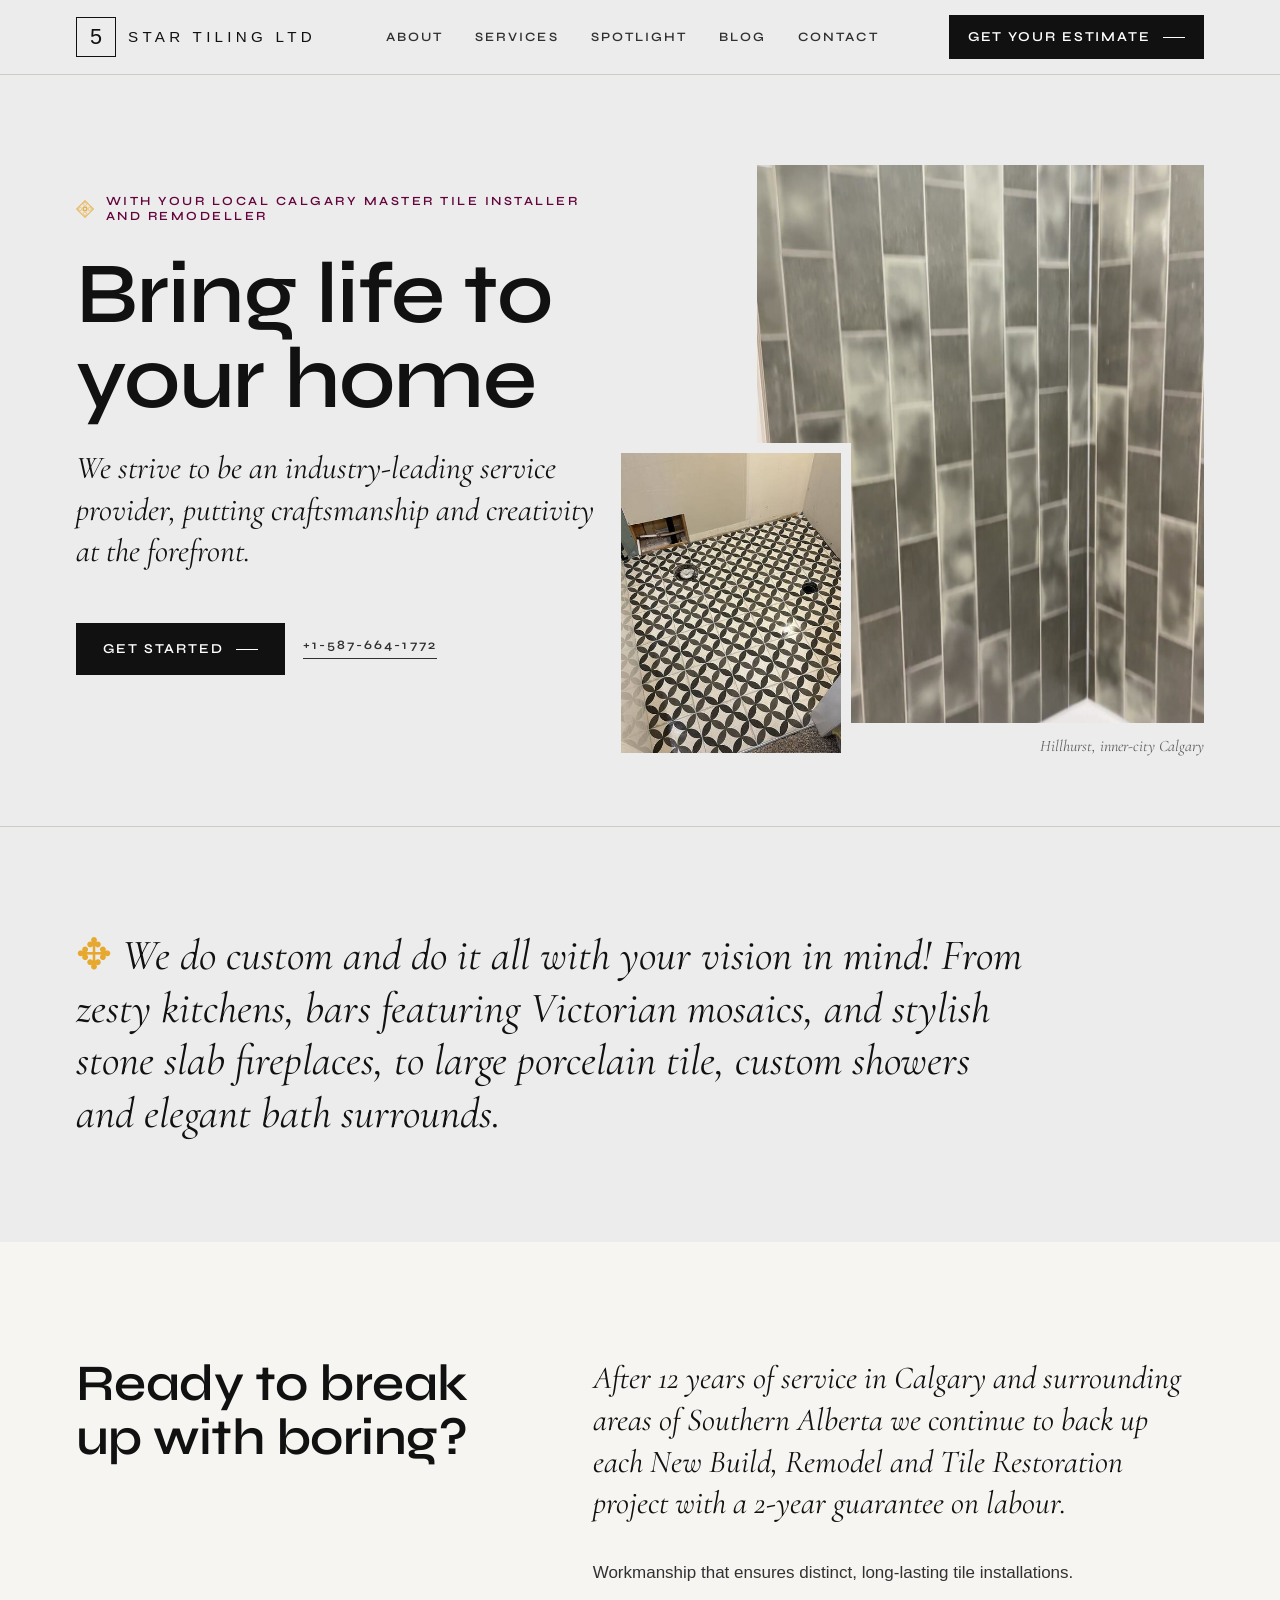
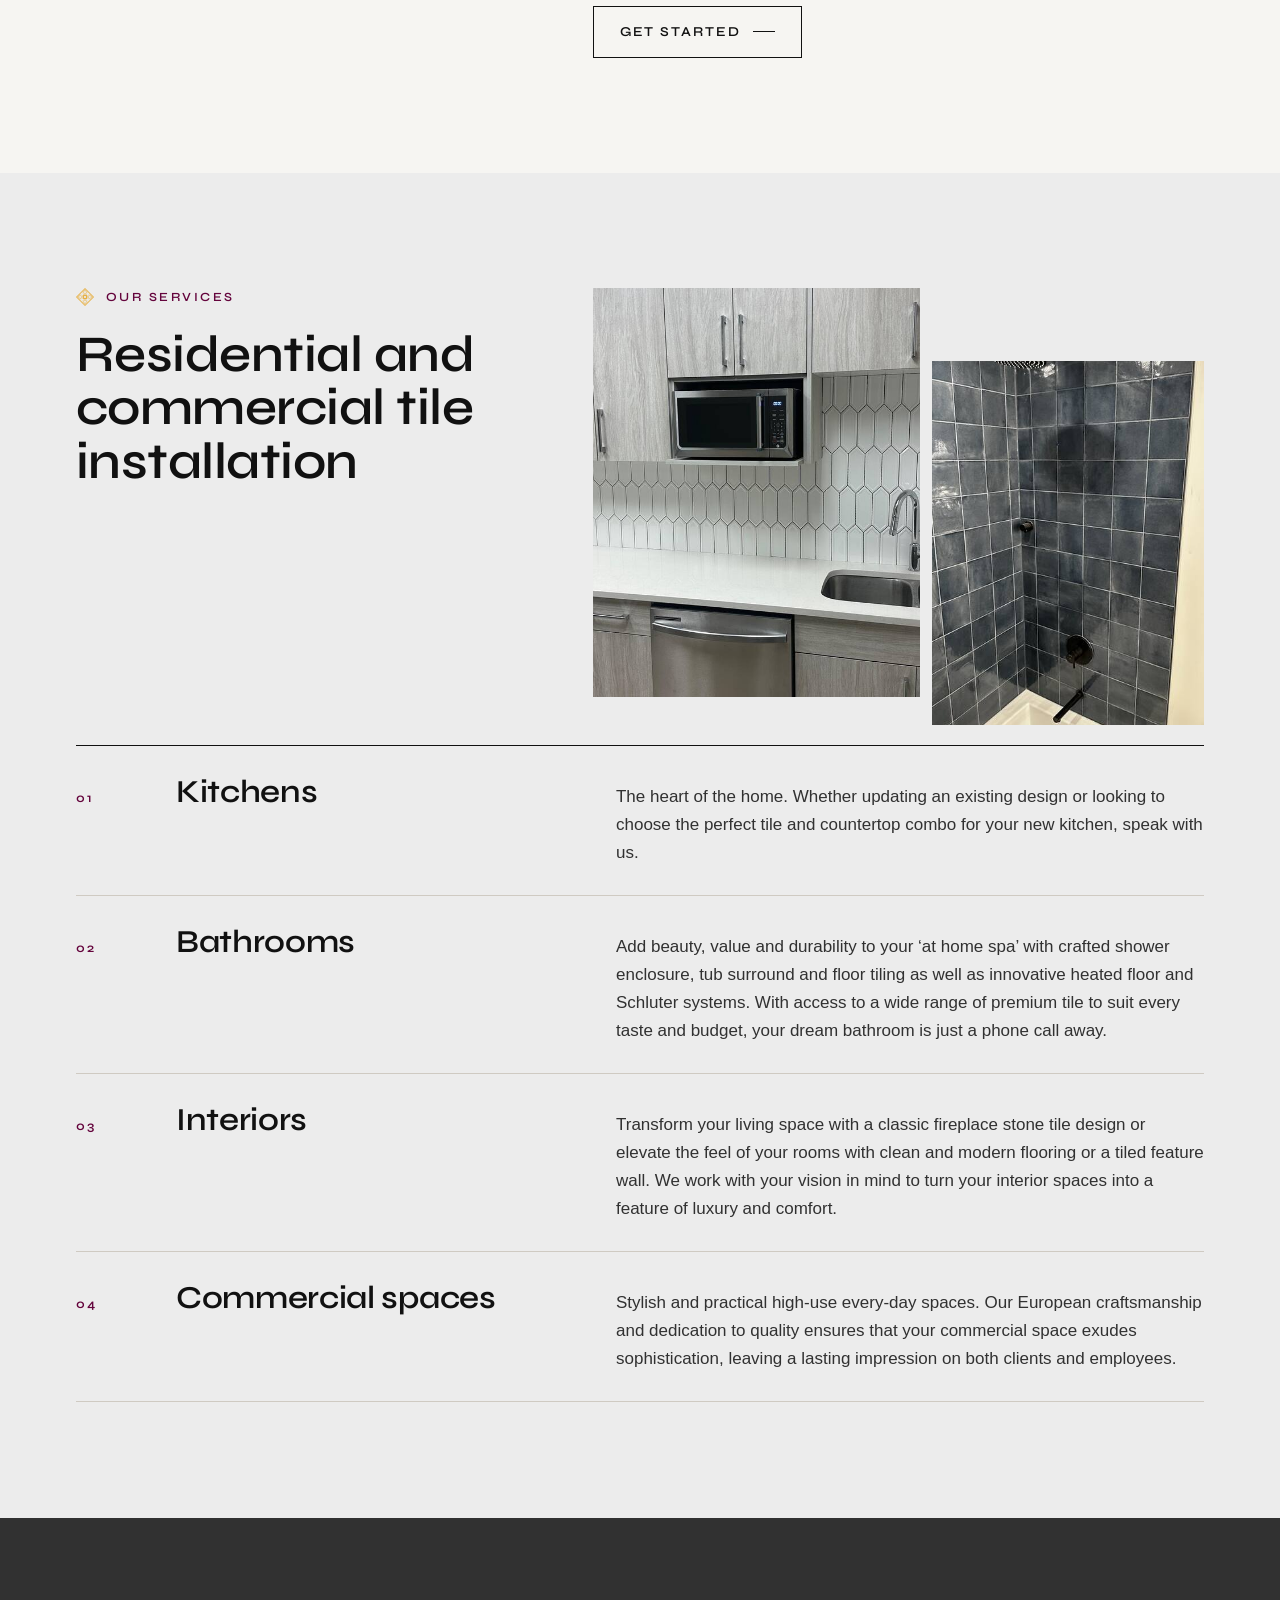
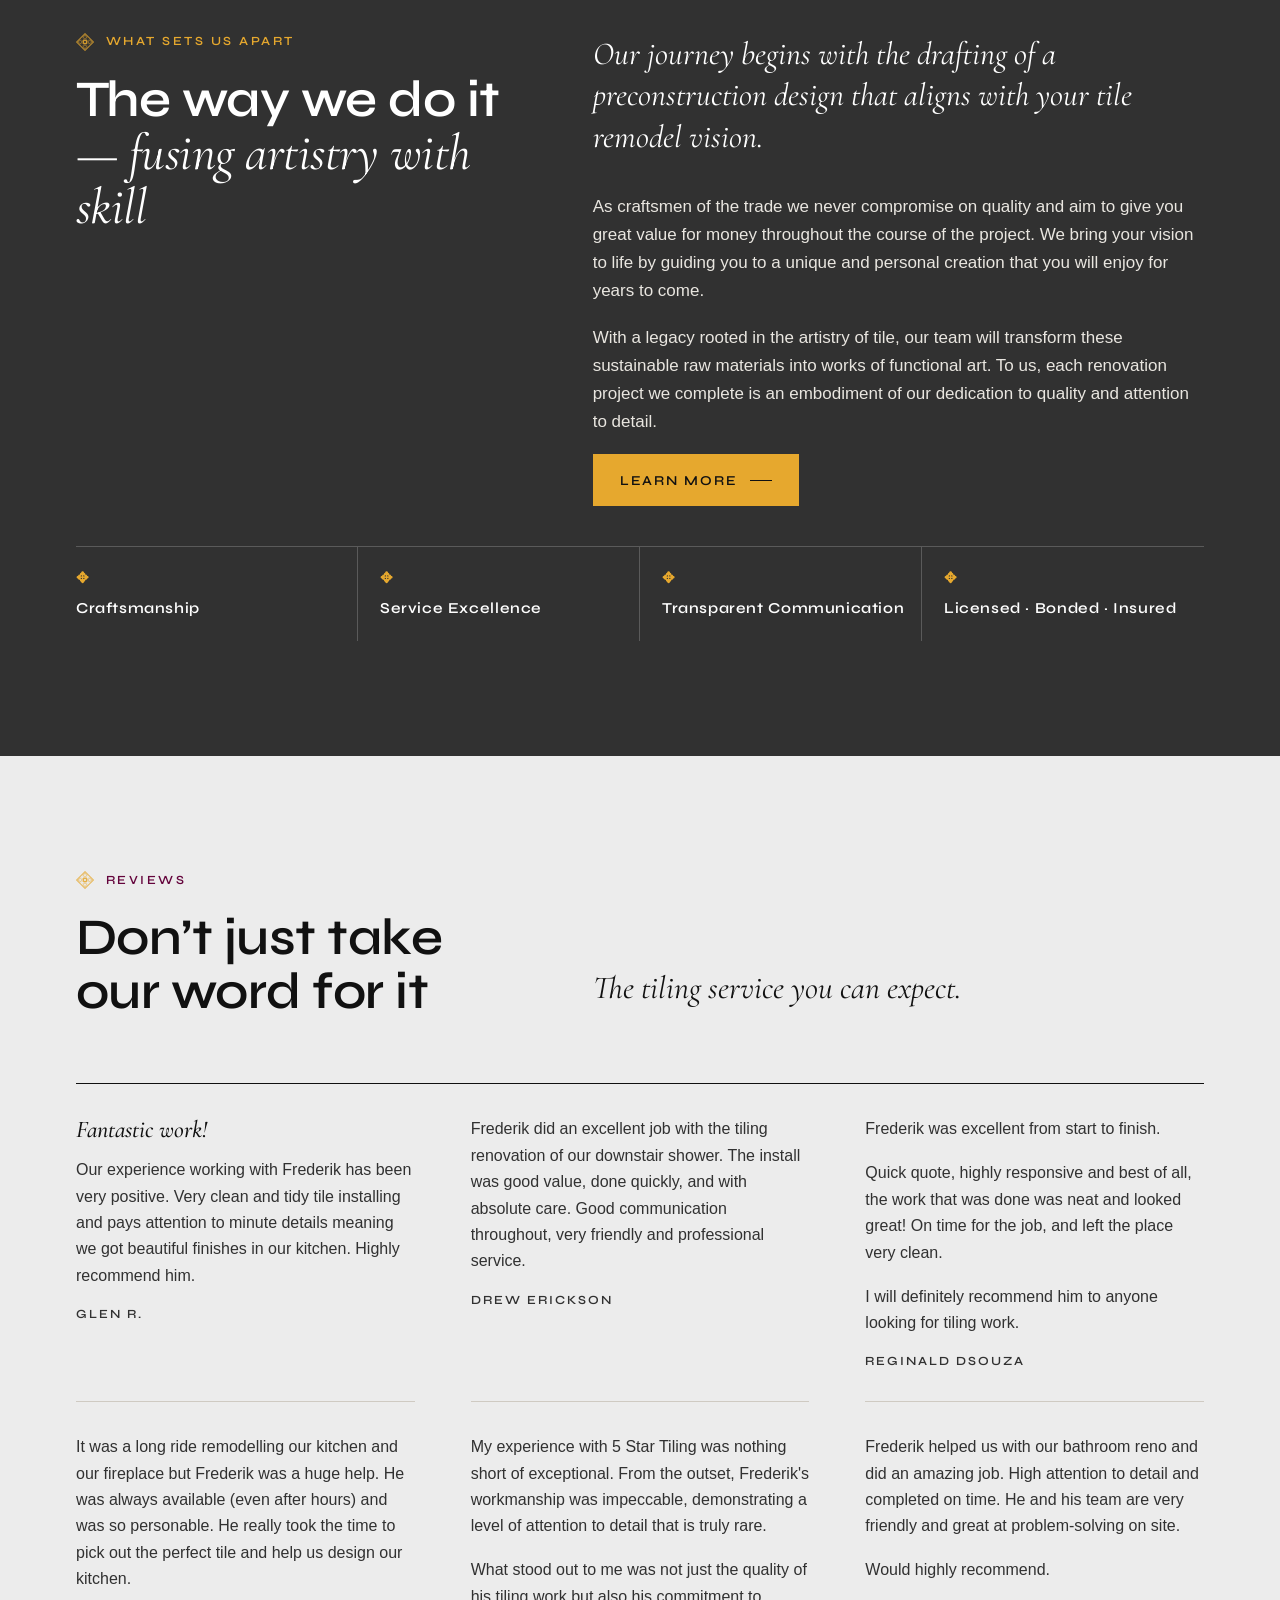
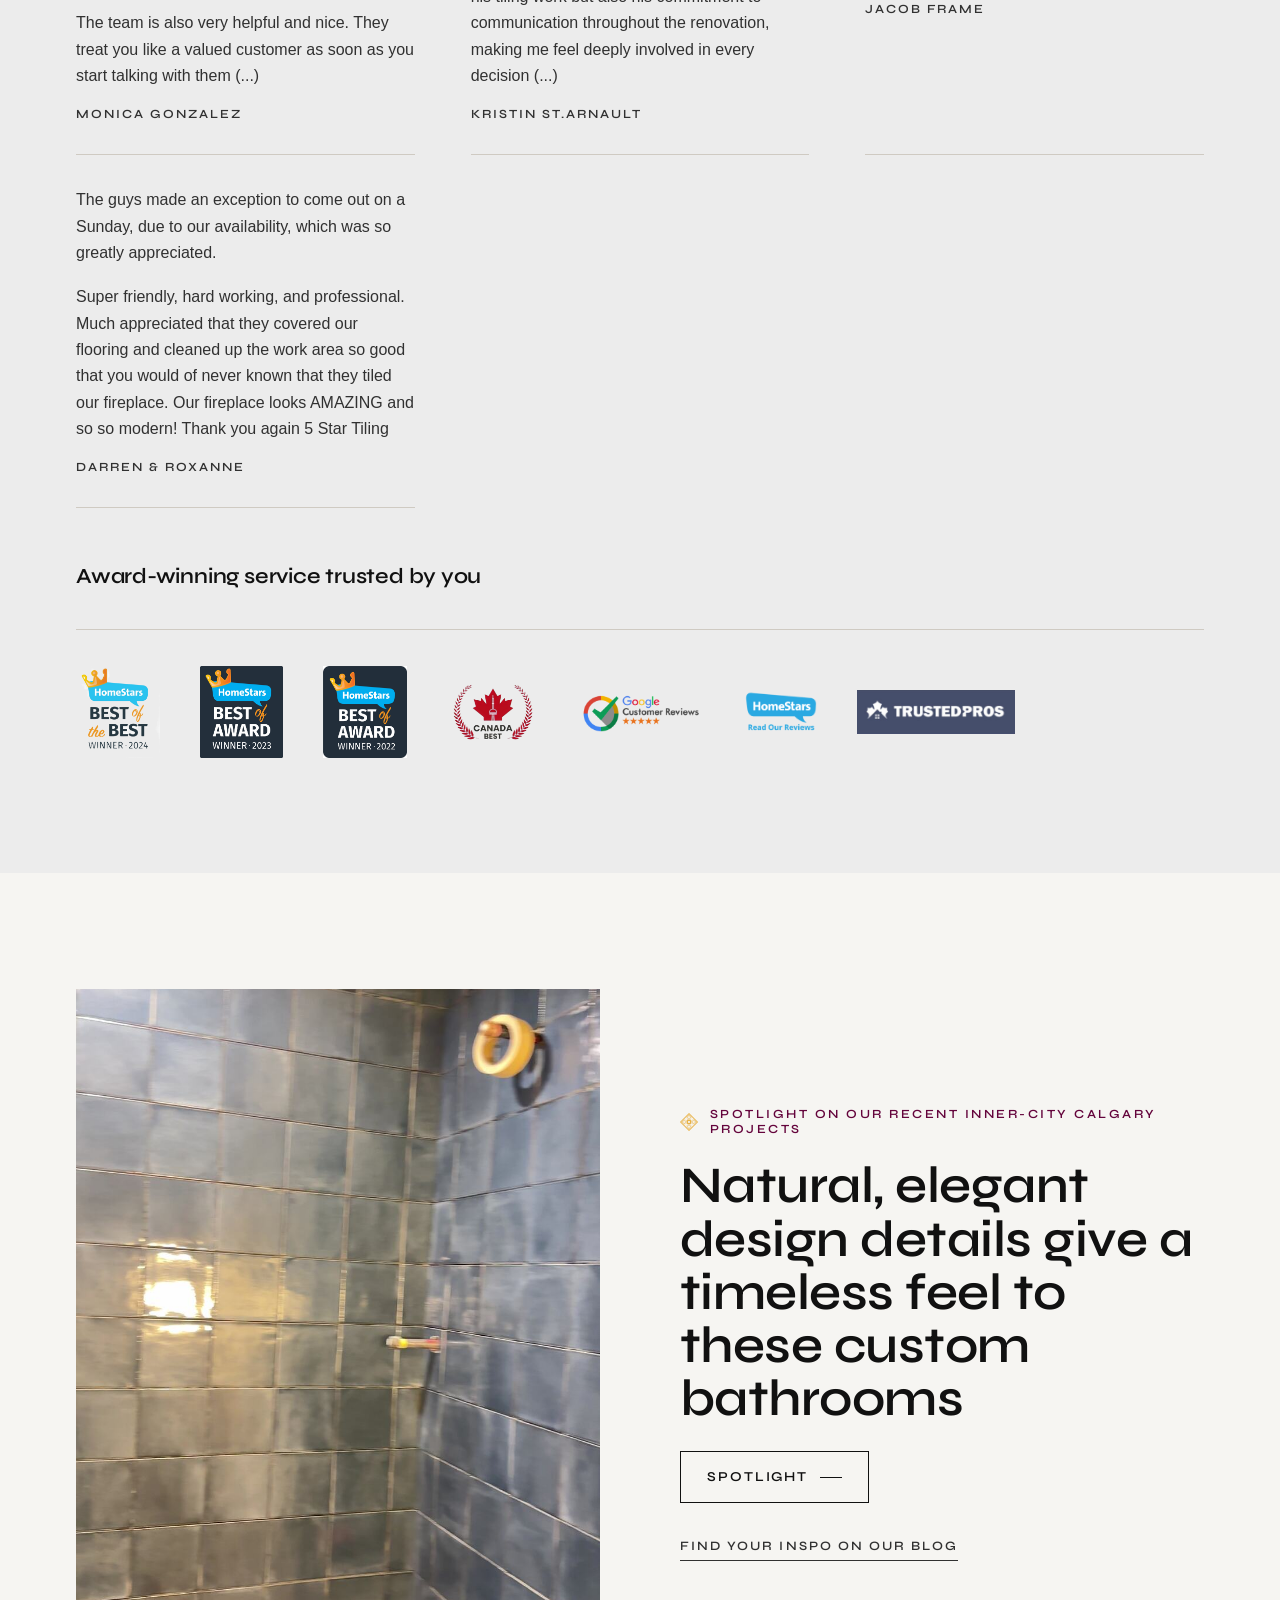
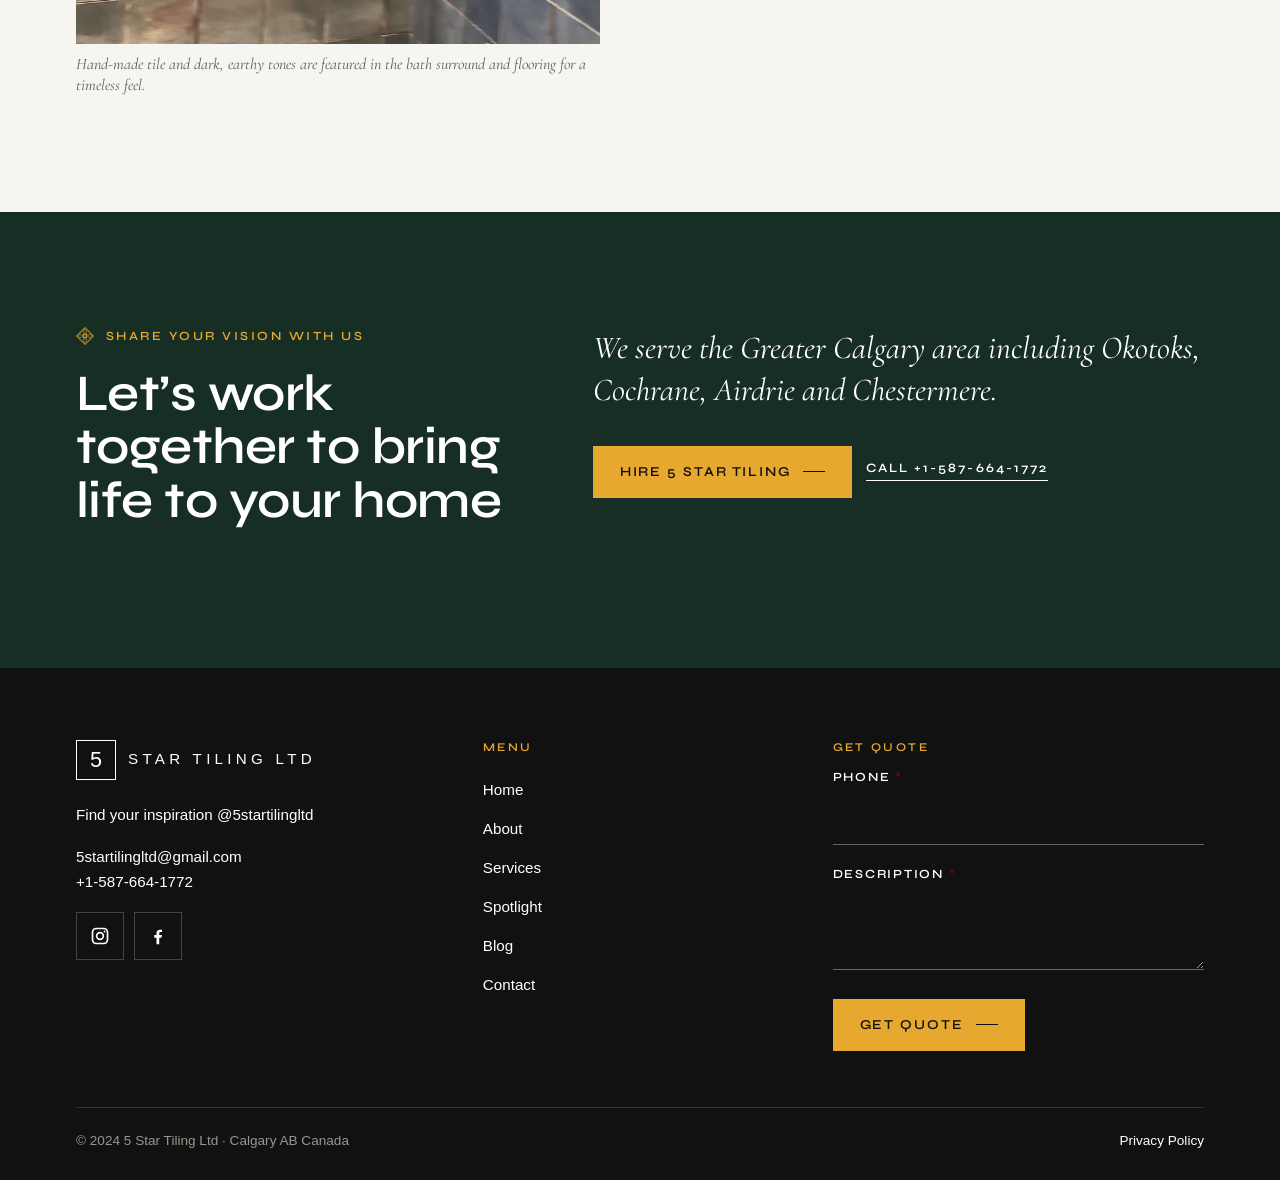
<file: index.html>
<!doctype html>
<html lang="en-CA">
<head>
<meta charset="utf-8">
<meta name="viewport" content="width=device-width, initial-scale=1">
<meta name="robots" content="noindex">
<title>5 Star Tiling Ltd | Your Local Calgary Master Tile Installer and Remodeller</title>
<meta name="description" content="Bring life to your home with 5 Star Tiling Ltd. Calgary, we do custom, long-lasting tile installations and do it all with your vision in mind!">
<meta name="theme-color" content="#ececec">
<link rel="icon" type="image/png" href="images/favicon.png">
<link rel="apple-touch-icon" href="images/apple-touch-icon.png">
<link rel="preload" href="fonts/syne.woff2" as="font" type="font/woff2" crossorigin>
<link rel="stylesheet" href="css/main.css">
</head>
<body>
<a class="skip" href="#main">Skip to content</a>
<header class="site-head">
  <div class="wrap head-in">
    <a class="logo" href="index.html" aria-label="5 Star Tiling Ltd, home"><span class="logo-5">5</span><span class="logo-name">Star Tiling Ltd</span></a>
    <nav class="nav" id="nav" aria-label="Main"><ul><li><a href="about.html">About</a></li><li class="has-sub"><a href="services.html">Services</a><ul class="sub"><li><a href="services.html#kitchens">Kitchen Tile</a></li><li><a href="services.html#bathrooms">Bathroom Tile</a></li><li><a href="services.html#interiors">Interior Tile</a></li><li><a href="services.html#commercial">Commercial Tile</a></li></ul></li><li><a href="spotlight.html">Spotlight</a></li><li><a href="blog.html">Blog</a></li><li><a href="contact.html">Contact</a></li></ul></nav>
    <a class="btn head-cta" href="contact.html">Get Your Estimate</a>
    <button class="menu-btn" type="button" aria-controls="nav" aria-expanded="false" aria-label="Menu"><span></span></button>
  </div>
</header>
<main id="main">
<section class="hero">
  <div class="wrap hero-grid">
    <div class="hero-copy">
      <p class="kicker"><img src="images/ornament.png" width="64" height="64" alt="">With your local Calgary Master Tile Installer and Remodeller</p>
      <h1>Bring life to your home</h1>
      <p class="lede">We strive to be an industry-leading service provider, putting craftsmanship and creativity at the forefront.</p>
      <p style="display:flex;flex-wrap:wrap;gap:18px;align-items:center"><a class="btn" href="contact.html">Get Started</a> <a class="textlink" href="tel:+15876641772">+1-587-664-1772</a></p>
    </div>
    <figure class="hero-photos" style="margin:0">
      <img src="images/hillhurst-bath-surround.jpg" width="900" height="1600" alt="Bath surround in dark hand-made tile, Hillhurst, Calgary" class="main" fetchpriority="high" sizes="(min-width:900px) 50vw, 100vw">
      <img src="images/hillhurst-mosaic-floor-sm.jpg" width="405" height="720" alt="Black and white mosaic floor tile in a Hillhurst bathroom" class="inset" loading="lazy" decoding="async" sizes="(min-width:900px) 22vw, 44vw">
      <figcaption>Hillhurst, inner-city Calgary</figcaption>
    </figure>
  </div>
</section>

<section class="statement" aria-label="Introduction">
  <div class="wrap">
    <p>We do custom and do it all with your vision in mind! From <em>zesty</em> kitchens, bars featuring Victorian mosaics, and stylish stone slab fireplaces, to large porcelain tile, custom showers and elegant bath surrounds.</p>
  </div>
</section>

<section class="section paper" aria-labelledby="boring-h">
  <div class="wrap cols">
    <div><h2 id="boring-h">Ready to break up with boring?</h2></div>
    <div>
      <p class="lede">After 12 years of service in Calgary and surrounding areas of Southern Alberta we continue to back up each New Build, Remodel and Tile Restoration project with a 2-year guarantee on labour.</p>
      <p>Workmanship that ensures distinct, long-lasting tile installations.</p>
      <a class="btn line" href="contact.html">Get Started</a>
    </div>
  </div>
</section>

<section class="section" aria-labelledby="svc-h">
  <div class="wrap">
    <div class="cols" style="margin-bottom:48px">
      <div><p class="kicker"><img src="images/ornament.png" width="64" height="64" alt="">Our services</p><h2 id="svc-h">Residential and commercial tile installation</h2></div>
      <div class="pair">
        <img src="images/kitchen-picket-backsplash-sm.jpg" width="577" height="720" alt="White picket-shaped tile backsplash in a Calgary kitchen" loading="lazy" decoding="async" sizes="100vw">
        <img src="images/hillhurst-tub-surround-blue-sm.jpg" width="405" height="720" alt="Blue glazed tile tub surround with black fixtures" loading="lazy" decoding="async" sizes="100vw">
      </div>
    </div>
    <ul class="svc"><li><a href="services.html#kitchens"><span class="no">01</span><h3>Kitchens</h3><p>The heart of the home. Whether updating an existing design or looking to choose the perfect tile and countertop combo for your new kitchen, speak with us.</p></a></li><li><a href="services.html#bathrooms"><span class="no">02</span><h3>Bathrooms</h3><p>Add beauty, value and durability to your ‘at home spa’ with crafted shower enclosure, tub surround and floor tiling as well as innovative heated floor and Schluter systems. With access to a wide range of premium tile to suit every taste and budget, your dream bathroom is just a phone call away.</p></a></li><li><a href="services.html#interiors"><span class="no">03</span><h3>Interiors</h3><p>Transform your living space with a classic fireplace stone tile design or elevate the feel of your rooms with clean and modern flooring or a tiled feature wall. We work with your vision in mind to turn your interior spaces into a feature of luxury and comfort.</p></a></li><li><a href="services.html#commercial"><span class="no">04</span><h3>Commercial spaces</h3><p>Stylish and practical high-use every-day spaces. Our European craftsmanship and dedication to quality ensures that your commercial space exudes sophistication, leaving a lasting impression on both clients and employees.</p></a></li></ul>
  </div>
</section>

<section class="section dark" aria-labelledby="way-h">
  <div class="wrap">
    <div class="cols">
      <div><p class="kicker"><img src="images/ornament.png" width="64" height="64" alt="">What sets us apart</p><h2 id="way-h">The way we do it <span class="serif">— fusing artistry with skill</span></h2></div>
      <div>
        <p class="lede">Our journey begins with the drafting of a preconstruction design that aligns with your tile remodel vision.</p>
        <p>As craftsmen of the trade we never compromise on quality and aim to give you great value for money throughout the course of the project. We bring your vision to life by guiding you to a unique and personal creation that you will enjoy for years to come.</p>
        <p>With a legacy rooted in the artistry of tile, our team will transform these sustainable raw materials into works of functional art. To us, each renovation project we complete is an embodiment of our dedication to quality and attention to detail.</p>
        <a class="btn" href="about.html">Learn more</a>
      </div>
    </div>
    <ul class="values"><li>Craftsmanship</li><li>Service Excellence</li><li>Transparent Communication</li><li>Licensed · Bonded · Insured</li></ul>
  </div>
</section>

<section class="section" aria-labelledby="rev-h">
  <div class="wrap">
    <div class="cols" style="margin-bottom:40px">
      <div><p class="kicker"><img src="images/ornament.png" width="64" height="64" alt="">Reviews</p><h2 id="rev-h">Don’t just take our word for it</h2></div>
      <p class="lede" style="align-self:end">The tiling service you can expect.</p>
    </div>
    <div class="reviews"><figure class="review"><p class="title">Fantastic work!</p><blockquote><p>Our experience working with Frederik has been very positive. Very clean and tidy tile installing and pays attention to minute details meaning we got beautiful finishes in our kitchen. Highly recommend him.</p></blockquote><figcaption><a href="https://www.google.com/maps/contrib/106751707016968875189" rel="noopener" target="_blank">Glen R.</a></figcaption></figure><figure class="review"><blockquote><p>Frederik did an excellent job with the tiling renovation of our downstair shower. The install was good value, done quickly, and with absolute care. Good communication throughout, very friendly and professional service.</p></blockquote><figcaption><a href="https://www.google.com/maps/contrib/101254607539389040357" rel="noopener" target="_blank">Drew Erickson</a></figcaption></figure><figure class="review"><blockquote><p>Frederik was excellent from start to finish.</p><p>Quick quote, highly responsive and best of all, the work that was done was neat and looked great! On time for the job, and left the place very clean.</p><p>I will definitely recommend him to anyone looking for tiling work.</p></blockquote><figcaption><a href="https://www.google.com/maps/contrib/115115133258507726801" rel="noopener" target="_blank">Reginald Dsouza</a></figcaption></figure><figure class="review"><blockquote><p>It was a long ride remodelling our kitchen and our fireplace but Frederik was a huge help. He was always available (even after hours) and was so personable. He really took the time to pick out the perfect tile and help us design our kitchen.</p><p>The team is also very helpful and nice. They treat you like a valued customer as soon as you start talking with them (...)</p></blockquote><figcaption><a href="https://www.google.com/maps/contrib/106256327630335087225" rel="noopener" target="_blank">Monica Gonzalez</a></figcaption></figure><figure class="review"><blockquote><p>My experience with 5 Star Tiling was nothing short of exceptional. From the outset, Frederik's workmanship was impeccable, demonstrating a level of attention to detail that is truly rare.</p><p>What stood out to me was not just the quality of his tiling work but also his commitment to communication throughout the renovation, making me feel deeply involved in every decision (...)</p></blockquote><figcaption><a href="https://www.google.com/maps/contrib/106604100393266901561/reviews" rel="noopener" target="_blank">Kristin St.Arnault</a></figcaption></figure><figure class="review"><blockquote><p>Frederik helped us with our bathroom reno and did an amazing job. High attention to detail and completed on time. He and his team are very friendly and great at problem-solving on site.</p><p>Would highly recommend.</p></blockquote><figcaption><a href="https://www.google.com/maps/contrib/116023965920166911163" rel="noopener" target="_blank">Jacob Frame</a></figcaption></figure><figure class="review"><blockquote><p>The guys made an exception to come out on a Sunday, due to our availability, which was so greatly appreciated.</p><p>Super friendly, hard working, and professional. Much appreciated that they covered our flooring and cleaned up the work area so good that you would of never known that they tiled our fireplace. Our fireplace looks AMAZING and so so modern! Thank you again 5 Star Tiling</p></blockquote><figcaption><a href="https://www.google.com/maps/contrib/109286164562456144267/reviews" rel="noopener" target="_blank">Darren &amp; Roxanne</a></figcaption></figure></div>
    <h3 style="margin-top:56px">Award-winning service trusted by you</h3>
    <div class="awards" aria-label="Awards and listings">
  <a href="https://homestars.com/companies/2956245-5-star-tiling-ltd" rel="noopener" target="_blank"><img src="images/award-homestars-best-of-the-best-2024.png" width="327" height="360" alt="HomeStars Best of the Best 2024 award winner" loading="lazy" decoding="async" sizes="100vw"></a>
  <a href="https://homestars.com/companies/2956245-5-star-tiling-ltd" rel="noopener" target="_blank"><img src="images/award-homestars-best-of-2023.png" width="327" height="360" alt="HomeStars Best of 2023 award winner" loading="lazy" decoding="async" sizes="100vw"></a>
  <a href="https://homestars.com/companies/2956245-5-star-tiling-ltd" rel="noopener" target="_blank"><img src="images/award-homestars-best-of-2022.png" width="327" height="360" alt="HomeStars Best of 2022 award winner" loading="lazy" decoding="async" sizes="100vw"></a>
  <a href="https://www.clevercanadian.ca/top-tile-installers-calgary/" rel="noopener" target="_blank"><img src="images/award-canada-best.png" width="360" height="360" alt="Canada Best, recognized tile contractor" loading="lazy" decoding="async" sizes="100vw"></a>
  <a class="wide" href="https://www.google.com/search?q=5+Star+Tiling+Ltd" rel="noopener" target="_blank"><img src="images/badge-google-reviews.png" width="360" height="127" alt="Read our reviews on Google" loading="lazy" decoding="async" sizes="100vw"></a>
  <a class="wide" href="https://homestars.com/companies/2956245-5-star-tiling-ltd" rel="noopener" target="_blank"><img src="images/badge-homestars-reviews.png" width="360" height="215" alt="Read our reviews on HomeStars" loading="lazy" decoding="async" sizes="100vw"></a>
  <span class="wide"><img src="images/badge-trustedpros.png" width="355" height="99" alt="TrustedPros listed tile contractor" loading="lazy" decoding="async" sizes="100vw"></span>
</div>
  </div>
</section>

<section class="section paper" aria-labelledby="spot-h">
  <div class="wrap">
    <div class="feature">
      <figure><img src="images/hillhurst-shower-dark-tile.jpg" width="900" height="1600" alt="Shower enclosure in dark, natural hand-made tile" loading="lazy" decoding="async" sizes="(min-width:900px) 50vw, 100vw"><figcaption>Hand-made tile and dark, earthy tones are featured in the bath surround and flooring for a timeless feel.</figcaption></figure>
      <div>
        <p class="kicker"><img src="images/ornament.png" width="64" height="64" alt="">Spotlight on our recent inner-city Calgary projects</p>
        <h2 id="spot-h">Natural, elegant design details give a timeless feel to these custom bathrooms</h2>
        <p><a class="btn line" href="spotlight.html">Spotlight</a></p>
        <p style="margin-top:28px"><a class="textlink" href="blog.html">Find your inspo on our blog</a></p>
      </div>
    </div>
  </div>
</section>

<section class="cta" aria-labelledby="cta-h">
  <div class="wrap cols">
    <div><p class="kicker"><img src="images/ornament.png" width="64" height="64" alt="">Share your vision with us</p><h2 id="cta-h">Let’s work together to bring life to your home</h2></div>
    <div>
      <p class="lede">We serve the Greater Calgary area including Okotoks, Cochrane, Airdrie and Chestermere.</p>
      <p style="display:flex;flex-wrap:wrap;gap:14px;align-items:center"><a class="btn" href="contact.html">Hire 5 Star Tiling</a> <a class="textlink" href="tel:+15876641772" style="color:#fff">Call +1-587-664-1772</a></p>
    </div>
  </div>
</section>
</main>
<footer class="site-foot">
  <div class="wrap">
    <div class="foot-grid">
      <div>
        <a class="logo" href="index.html" aria-label="5 Star Tiling Ltd, home"><span class="logo-5">5</span><span class="logo-name">Star Tiling Ltd</span></a>
        <p style="margin-top:22px"><a href="https://www.instagram.com/5startilingltd" rel="noopener" target="_blank">Find your inspiration @5startilingltd</a></p>
        <p><a href="mailto:5startilingltd@gmail.com">5startilingltd@gmail.com</a><br><a href="tel:+15876641772">+1-587-664-1772</a></p>
        <div class="socials">
          <a href="https://www.instagram.com/5startilingltd" rel="noopener" target="_blank" aria-label="Instagram"><svg viewBox="0 0 24 24" fill="currentColor" aria-hidden="true"><path d="M12 7a5 5 0 1 1 0 10 5 5 0 0 1 0-10zm0 2a3 3 0 1 0 0 6 3 3 0 0 0 0-6zm5.5-3.5a1.2 1.2 0 1 1 0 2.4 1.2 1.2 0 0 1 0-2.4zM7.5 2h9A5.5 5.5 0 0 1 22 7.5v9a5.5 5.5 0 0 1-5.5 5.5h-9A5.5 5.5 0 0 1 2 16.5v-9A5.5 5.5 0 0 1 7.5 2zm0 2A3.5 3.5 0 0 0 4 7.5v9A3.5 3.5 0 0 0 7.5 20h9a3.5 3.5 0 0 0 3.5-3.5v-9A3.5 3.5 0 0 0 16.5 4h-9z"/></svg></a>
          <a href="https://www.facebook.com/5startilingltd/" rel="noopener" target="_blank" aria-label="Facebook"><svg viewBox="0 0 24 24" fill="currentColor" aria-hidden="true"><path d="M13.5 22v-8h2.7l.4-3.2h-3.1V8.8c0-.9.3-1.5 1.6-1.5h1.7V4.5c-.3 0-1.3-.1-2.5-.1-2.4 0-4.1 1.5-4.1 4.2v2.3H7.5V14h2.7v8h3.3z"/></svg></a>
        </div>
      </div>
      <div>
        <p class="foot-h">Menu</p>
        <ul><li><a href="index.html">Home</a></li><li><a href="about.html">About</a></li><li><a href="services.html">Services</a></li><li><a href="spotlight.html">Spotlight</a></li><li><a href="blog.html">Blog</a></li><li><a href="contact.html">Contact</a></li></ul>
      </div>
      <div>
        <p class="foot-h">Get Quote</p>
        <form class="form" action="mailto:5startilingltd@gmail.com?subject=Quote%20request" method="post" enctype="text/plain">
          <div class="field"><label for="q-phone">Phone <span class="req" aria-hidden="true">*</span></label><input id="q-phone" name="Phone" type="tel" autocomplete="tel" required></div>
          <div class="field"><label for="q-desc">Description <span class="req" aria-hidden="true">*</span></label><textarea id="q-desc" name="Description" required></textarea></div>
          <div><button class="btn" type="submit">Get Quote</button></div>
        </form>
      </div>
    </div>
    <div class="foot-base">
      <span>&copy; 2024 5 Star Tiling Ltd · Calgary AB Canada</span>
      <a href="https://www.5startiling.com/privacy-policy" rel="noopener">Privacy Policy</a>
    </div>
  </div>
</footer>
<nav class="callbar" aria-label="Quick contact">
  <a href="tel:+15876641772"><svg viewBox="0 0 24 24" fill="currentColor" aria-hidden="true"><path d="M6.6 10.8a15.1 15.1 0 0 0 6.6 6.6l2.2-2.2c.3-.3.7-.4 1-.2 1.1.4 2.3.6 3.6.6.6 0 1 .4 1 1V20c0 .6-.4 1-1 1A17 17 0 0 1 3 4c0-.6.4-1 1-1h3.5c.6 0 1 .4 1 1 0 1.3.2 2.5.6 3.6.1.3 0 .7-.2 1l-2.3 2.2z"/></svg>Call</a>
  <a href="contact.html">Get Estimate</a>
</nav>
<script src="js/main.js" defer></script>
</body>
</html>
</file>
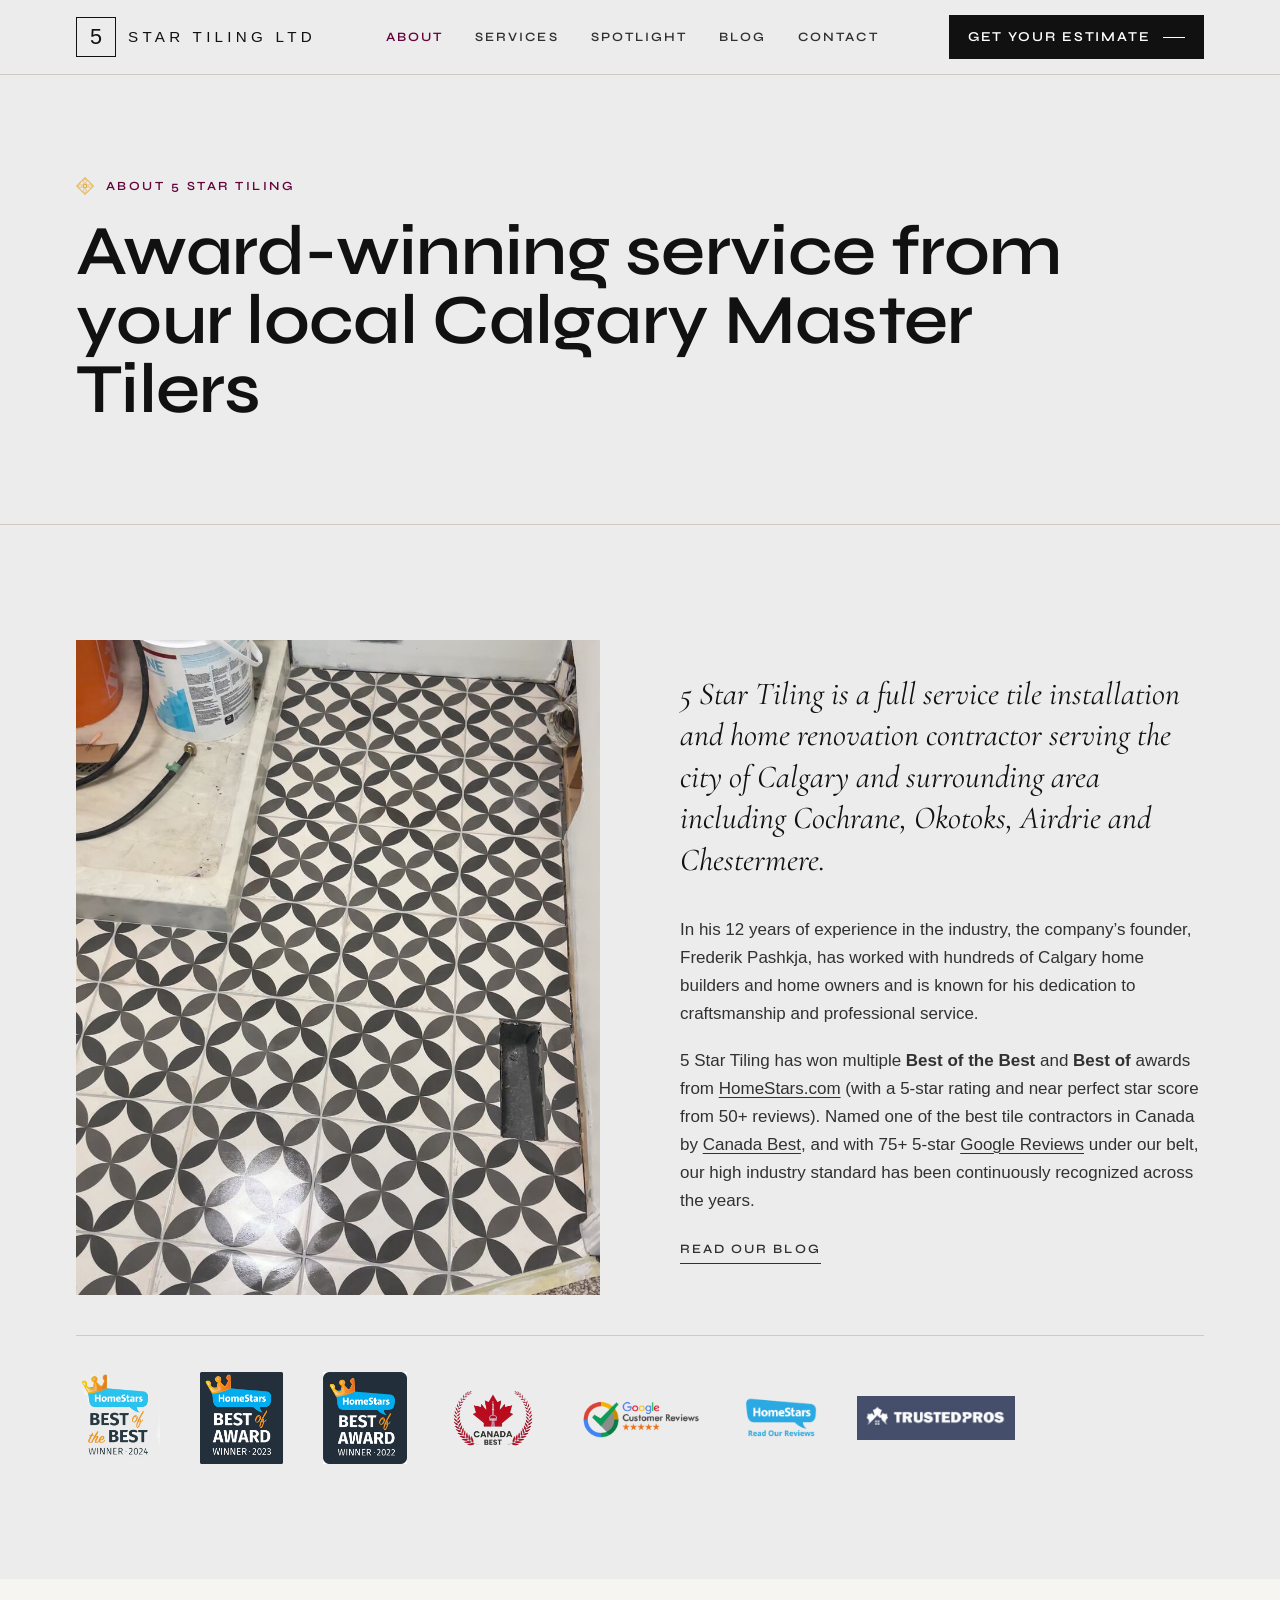
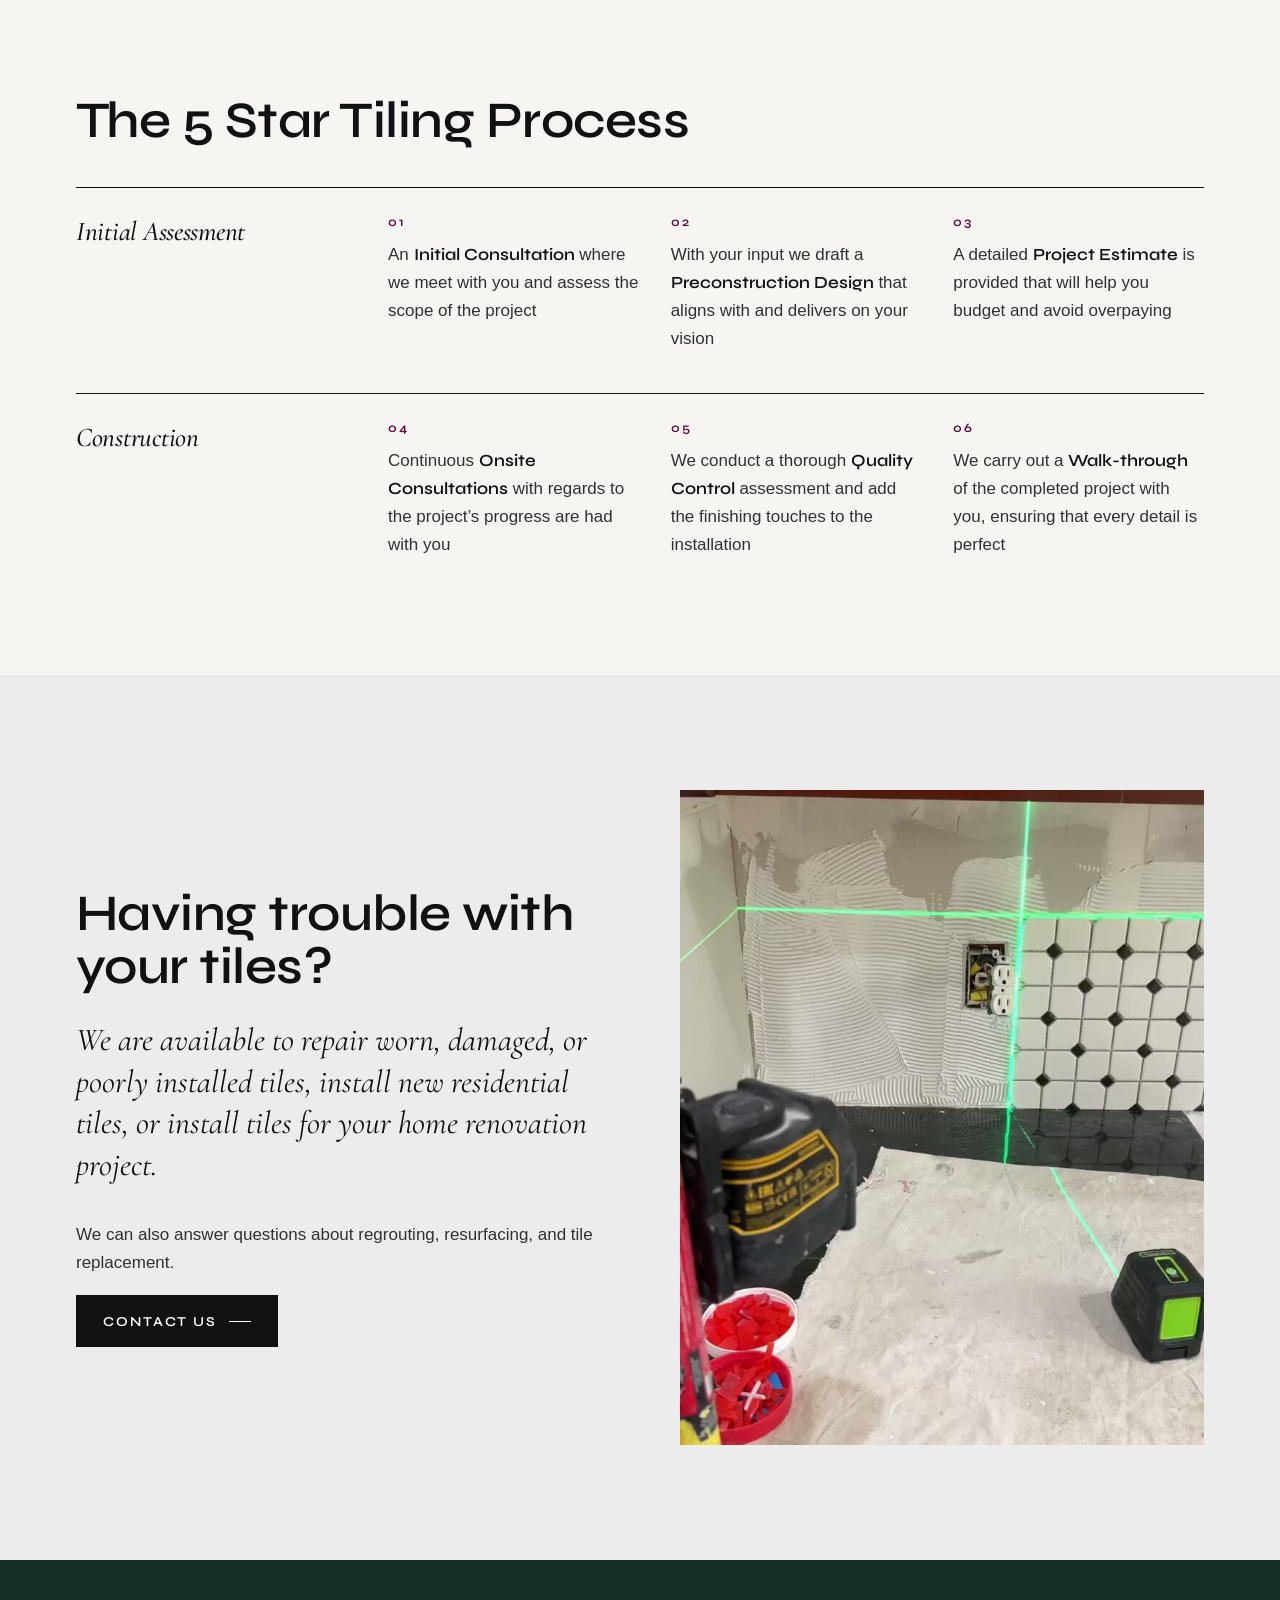
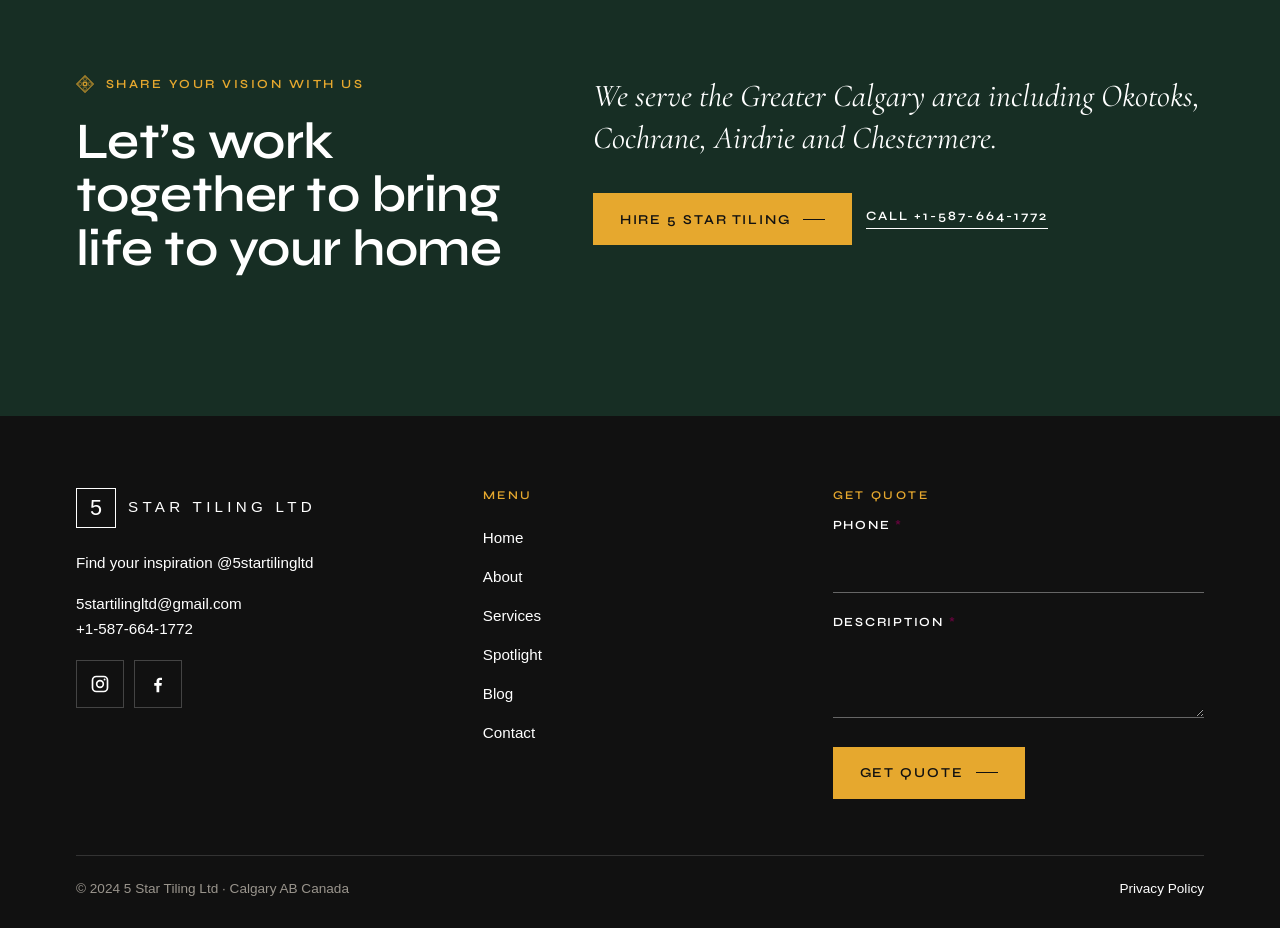
<file: about.html>
<!doctype html>
<html lang="en-CA">
<head>
<meta charset="utf-8">
<meta name="viewport" content="width=device-width, initial-scale=1">
<meta name="robots" content="noindex">
<title>About | 5 Star Tiling Ltd, Calgary Master Tilers</title>
<meta name="description" content="Award-winning tile installation and home renovation contractor serving Calgary, Cochrane, Okotoks, Airdrie and Chestermere.">
<meta name="theme-color" content="#ececec">
<link rel="icon" type="image/png" href="images/favicon.png">
<link rel="apple-touch-icon" href="images/apple-touch-icon.png">
<link rel="preload" href="fonts/syne.woff2" as="font" type="font/woff2" crossorigin>
<link rel="stylesheet" href="css/main.css">
</head>
<body>
<a class="skip" href="#main">Skip to content</a>
<header class="site-head">
  <div class="wrap head-in">
    <a class="logo" href="index.html" aria-label="5 Star Tiling Ltd, home"><span class="logo-5">5</span><span class="logo-name">Star Tiling Ltd</span></a>
    <nav class="nav" id="nav" aria-label="Main"><ul><li><a href="about.html" aria-current="page">About</a></li><li class="has-sub"><a href="services.html">Services</a><ul class="sub"><li><a href="services.html#kitchens">Kitchen Tile</a></li><li><a href="services.html#bathrooms">Bathroom Tile</a></li><li><a href="services.html#interiors">Interior Tile</a></li><li><a href="services.html#commercial">Commercial Tile</a></li></ul></li><li><a href="spotlight.html">Spotlight</a></li><li><a href="blog.html">Blog</a></li><li><a href="contact.html">Contact</a></li></ul></nav>
    <a class="btn head-cta" href="contact.html">Get Your Estimate</a>
    <button class="menu-btn" type="button" aria-controls="nav" aria-expanded="false" aria-label="Menu"><span></span></button>
  </div>
</header>
<main id="main">
<section class="page-head">
  <div class="wrap">
    <p class="kicker"><img src="images/ornament.png" width="64" height="64" alt="">About 5 Star Tiling</p>
    <h1>Award-winning service from your local Calgary Master Tilers</h1>
  </div>
</section>

<section class="section" aria-label="Our story">
  <div class="wrap feature">
    <figure><img src="images/hillhurst-mosaic-floor-install.jpg" width="900" height="1600" alt="Mosaic floor tile being installed in a Calgary bathroom" loading="lazy" decoding="async" sizes="(min-width:900px) 50vw, 100vw"></figure>
    <div>
      <p class="lede">5 Star Tiling is a full service tile installation and home renovation contractor serving the city of Calgary and surrounding area including Cochrane, Okotoks, Airdrie and Chestermere.</p>
      <p>In his 12 years of experience in the industry, the company’s founder, Frederik Pashkja, has worked with hundreds of Calgary home builders and home owners and is known for his dedication to craftsmanship and professional service.</p>
      <p>5 Star Tiling has won multiple <strong>Best of the Best</strong> and <strong>Best of</strong> awards from <a href="https://homestars.com/companies/2956245-5-star-tiling-ltd" rel="noopener" target="_blank">HomeStars.com</a> (with a 5-star rating and near perfect star score from 50+ reviews). Named one of the best tile contractors in Canada by <a href="https://www.clevercanadian.ca/top-tile-installers-calgary/" rel="noopener" target="_blank">Canada Best</a>, and with 75+ 5-star <a href="https://www.google.com/search?q=5+Star+Tiling+Ltd" rel="noopener" target="_blank">Google Reviews</a> under our belt, our high industry standard has been continuously recognized across the years.</p>
      <a class="textlink" href="blog.html">Read our blog</a>
    </div>
  </div>
  <div class="wrap"><div class="awards" aria-label="Awards and listings">
  <a href="https://homestars.com/companies/2956245-5-star-tiling-ltd" rel="noopener" target="_blank"><img src="images/award-homestars-best-of-the-best-2024.png" width="327" height="360" alt="HomeStars Best of the Best 2024 award winner" loading="lazy" decoding="async" sizes="100vw"></a>
  <a href="https://homestars.com/companies/2956245-5-star-tiling-ltd" rel="noopener" target="_blank"><img src="images/award-homestars-best-of-2023.png" width="327" height="360" alt="HomeStars Best of 2023 award winner" loading="lazy" decoding="async" sizes="100vw"></a>
  <a href="https://homestars.com/companies/2956245-5-star-tiling-ltd" rel="noopener" target="_blank"><img src="images/award-homestars-best-of-2022.png" width="327" height="360" alt="HomeStars Best of 2022 award winner" loading="lazy" decoding="async" sizes="100vw"></a>
  <a href="https://www.clevercanadian.ca/top-tile-installers-calgary/" rel="noopener" target="_blank"><img src="images/award-canada-best.png" width="360" height="360" alt="Canada Best, recognized tile contractor" loading="lazy" decoding="async" sizes="100vw"></a>
  <a class="wide" href="https://www.google.com/search?q=5+Star+Tiling+Ltd" rel="noopener" target="_blank"><img src="images/badge-google-reviews.png" width="360" height="127" alt="Read our reviews on Google" loading="lazy" decoding="async" sizes="100vw"></a>
  <a class="wide" href="https://homestars.com/companies/2956245-5-star-tiling-ltd" rel="noopener" target="_blank"><img src="images/badge-homestars-reviews.png" width="360" height="215" alt="Read our reviews on HomeStars" loading="lazy" decoding="async" sizes="100vw"></a>
  <span class="wide"><img src="images/badge-trustedpros.png" width="355" height="99" alt="TrustedPros listed tile contractor" loading="lazy" decoding="async" sizes="100vw"></span>
</div></div>
</section>

<section class="section paper" aria-labelledby="proc-h">
  <div class="wrap">
    <h2 id="proc-h">The 5 Star Tiling Process</h2>
    <div class="phase">
      <h3>Initial Assessment</h3>
      <ol class="steps">
        <li><b>01</b>An <strong>Initial Consultation</strong> where we meet with you and assess the scope of the project</li>
        <li><b>02</b>With your input we draft a <strong>Preconstruction Design</strong> that aligns with and delivers on your vision</li>
        <li><b>03</b>A detailed <strong>Project Estimate</strong> is provided that will help you budget and avoid overpaying</li>
      </ol>
    </div>
    <div class="phase">
      <h3>Construction</h3>
      <ol class="steps" start="4">
        <li><b>04</b>Continuous <strong>Onsite Consultations</strong> with regards to the project’s progress are had with you</li>
        <li><b>05</b>We conduct a thorough <strong>Quality Control</strong> assessment and add the finishing touches to the installation</li>
        <li><b>06</b>We carry out a <strong>Walk-through</strong> of the completed project with you, ensuring that every detail is perfect</li>
      </ol>
    </div>
  </div>
</section>

<section class="section" aria-labelledby="trouble-h">
  <div class="wrap feature flip">
    <figure><img src="images/shower-floor-layout.jpg" width="720" height="900" alt="Shower floor tile laid out with a laser level during installation" loading="lazy" decoding="async" sizes="(min-width:900px) 50vw, 100vw"></figure>
    <div>
      <h2 id="trouble-h">Having trouble with your tiles?</h2>
      <p class="lede">We are available to repair worn, damaged, or poorly installed tiles, install new residential tiles, or install tiles for your home renovation project.</p>
      <p>We can also answer questions about regrouting, resurfacing, and tile replacement.</p>
      <a class="btn" href="contact.html">Contact us</a>
    </div>
  </div>
</section>

<section class="cta" aria-labelledby="cta-h">
  <div class="wrap cols">
    <div><p class="kicker"><img src="images/ornament.png" width="64" height="64" alt="">Share your vision with us</p><h2 id="cta-h">Let’s work together to bring life to your home</h2></div>
    <div>
      <p class="lede">We serve the Greater Calgary area including Okotoks, Cochrane, Airdrie and Chestermere.</p>
      <p style="display:flex;flex-wrap:wrap;gap:14px;align-items:center"><a class="btn" href="contact.html">Hire 5 Star Tiling</a> <a class="textlink" href="tel:+15876641772" style="color:#fff">Call +1-587-664-1772</a></p>
    </div>
  </div>
</section>
</main>
<footer class="site-foot">
  <div class="wrap">
    <div class="foot-grid">
      <div>
        <a class="logo" href="index.html" aria-label="5 Star Tiling Ltd, home"><span class="logo-5">5</span><span class="logo-name">Star Tiling Ltd</span></a>
        <p style="margin-top:22px"><a href="https://www.instagram.com/5startilingltd" rel="noopener" target="_blank">Find your inspiration @5startilingltd</a></p>
        <p><a href="mailto:5startilingltd@gmail.com">5startilingltd@gmail.com</a><br><a href="tel:+15876641772">+1-587-664-1772</a></p>
        <div class="socials">
          <a href="https://www.instagram.com/5startilingltd" rel="noopener" target="_blank" aria-label="Instagram"><svg viewBox="0 0 24 24" fill="currentColor" aria-hidden="true"><path d="M12 7a5 5 0 1 1 0 10 5 5 0 0 1 0-10zm0 2a3 3 0 1 0 0 6 3 3 0 0 0 0-6zm5.5-3.5a1.2 1.2 0 1 1 0 2.4 1.2 1.2 0 0 1 0-2.4zM7.5 2h9A5.5 5.5 0 0 1 22 7.5v9a5.5 5.5 0 0 1-5.5 5.5h-9A5.5 5.5 0 0 1 2 16.5v-9A5.5 5.5 0 0 1 7.5 2zm0 2A3.5 3.5 0 0 0 4 7.5v9A3.5 3.5 0 0 0 7.5 20h9a3.5 3.5 0 0 0 3.5-3.5v-9A3.5 3.5 0 0 0 16.5 4h-9z"/></svg></a>
          <a href="https://www.facebook.com/5startilingltd/" rel="noopener" target="_blank" aria-label="Facebook"><svg viewBox="0 0 24 24" fill="currentColor" aria-hidden="true"><path d="M13.5 22v-8h2.7l.4-3.2h-3.1V8.8c0-.9.3-1.5 1.6-1.5h1.7V4.5c-.3 0-1.3-.1-2.5-.1-2.4 0-4.1 1.5-4.1 4.2v2.3H7.5V14h2.7v8h3.3z"/></svg></a>
        </div>
      </div>
      <div>
        <p class="foot-h">Menu</p>
        <ul><li><a href="index.html">Home</a></li><li><a href="about.html">About</a></li><li><a href="services.html">Services</a></li><li><a href="spotlight.html">Spotlight</a></li><li><a href="blog.html">Blog</a></li><li><a href="contact.html">Contact</a></li></ul>
      </div>
      <div>
        <p class="foot-h">Get Quote</p>
        <form class="form" action="mailto:5startilingltd@gmail.com?subject=Quote%20request" method="post" enctype="text/plain">
          <div class="field"><label for="q-phone">Phone <span class="req" aria-hidden="true">*</span></label><input id="q-phone" name="Phone" type="tel" autocomplete="tel" required></div>
          <div class="field"><label for="q-desc">Description <span class="req" aria-hidden="true">*</span></label><textarea id="q-desc" name="Description" required></textarea></div>
          <div><button class="btn" type="submit">Get Quote</button></div>
        </form>
      </div>
    </div>
    <div class="foot-base">
      <span>&copy; 2024 5 Star Tiling Ltd · Calgary AB Canada</span>
      <a href="https://www.5startiling.com/privacy-policy" rel="noopener">Privacy Policy</a>
    </div>
  </div>
</footer>
<nav class="callbar" aria-label="Quick contact">
  <a href="tel:+15876641772"><svg viewBox="0 0 24 24" fill="currentColor" aria-hidden="true"><path d="M6.6 10.8a15.1 15.1 0 0 0 6.6 6.6l2.2-2.2c.3-.3.7-.4 1-.2 1.1.4 2.3.6 3.6.6.6 0 1 .4 1 1V20c0 .6-.4 1-1 1A17 17 0 0 1 3 4c0-.6.4-1 1-1h3.5c.6 0 1 .4 1 1 0 1.3.2 2.5.6 3.6.1.3 0 .7-.2 1l-2.3 2.2z"/></svg>Call</a>
  <a href="contact.html">Get Estimate</a>
</nav>
<script src="js/main.js" defer></script>
</body>
</html>
</file>
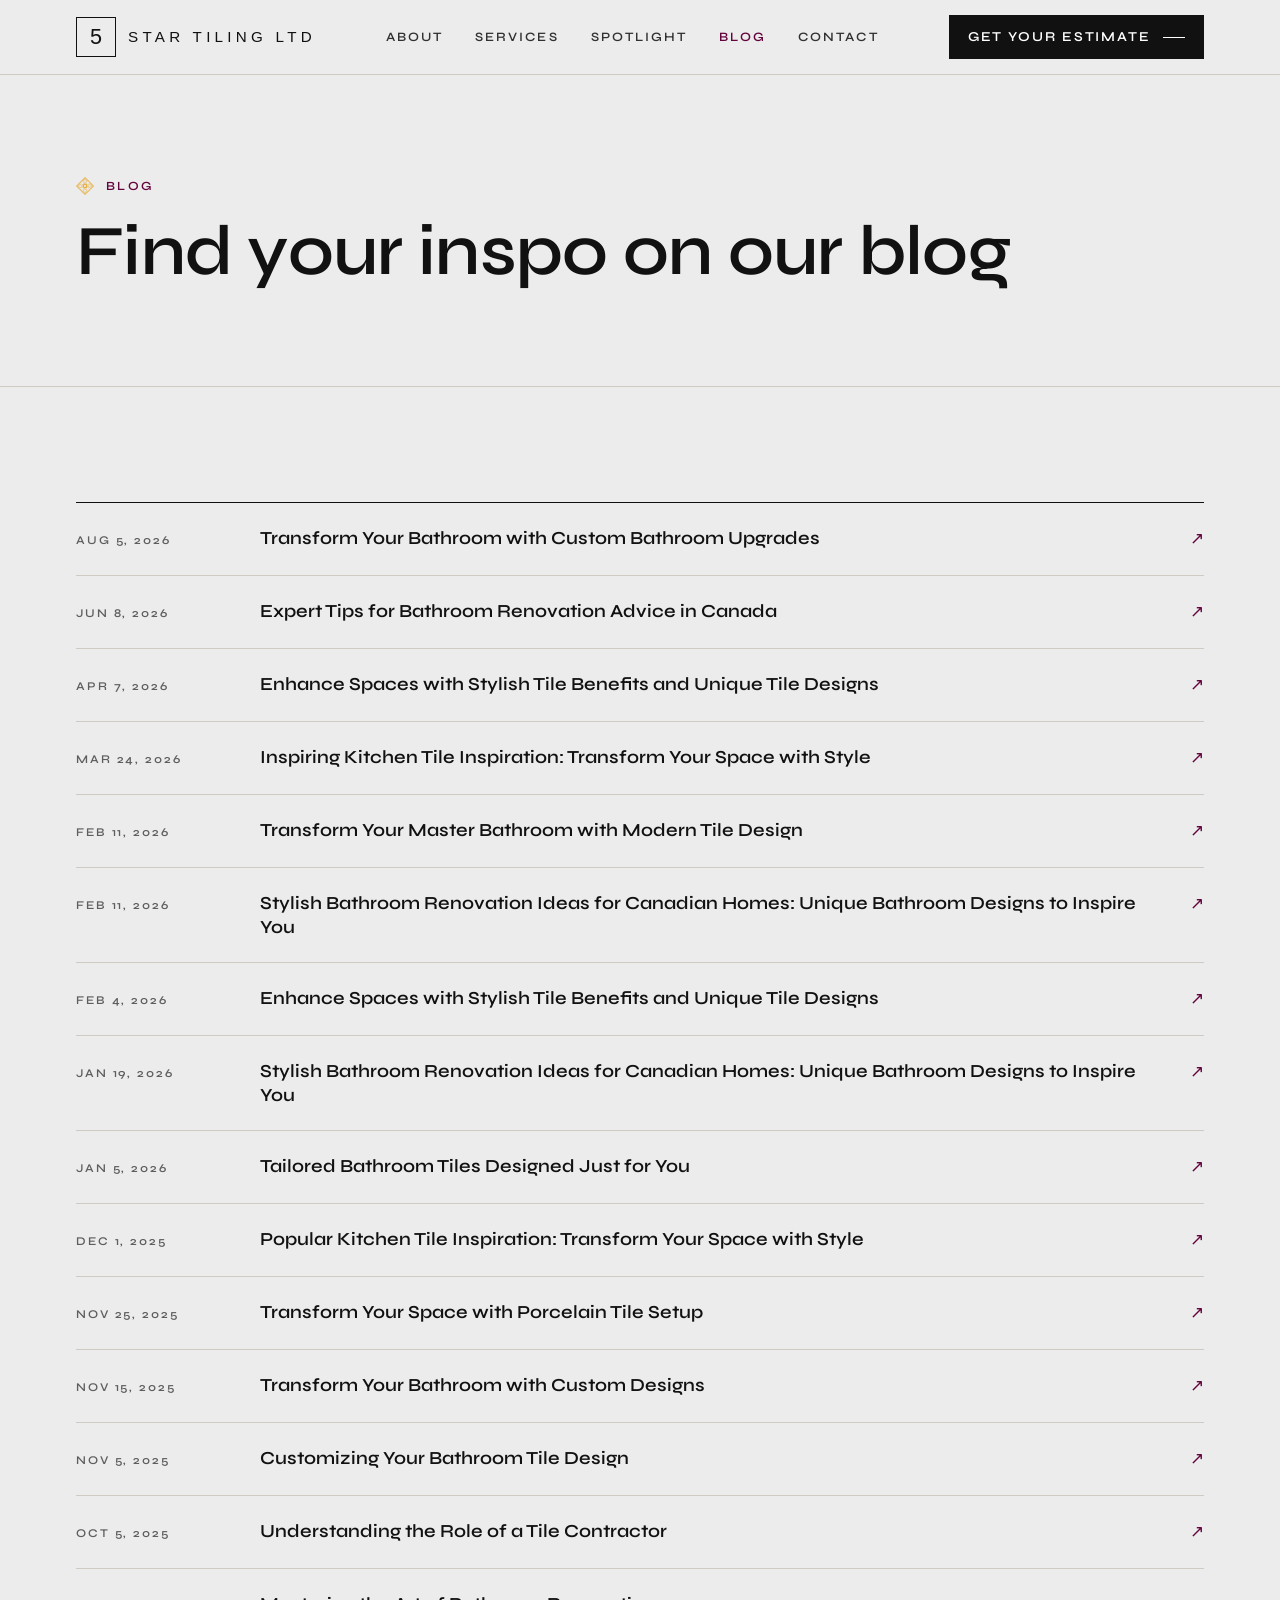
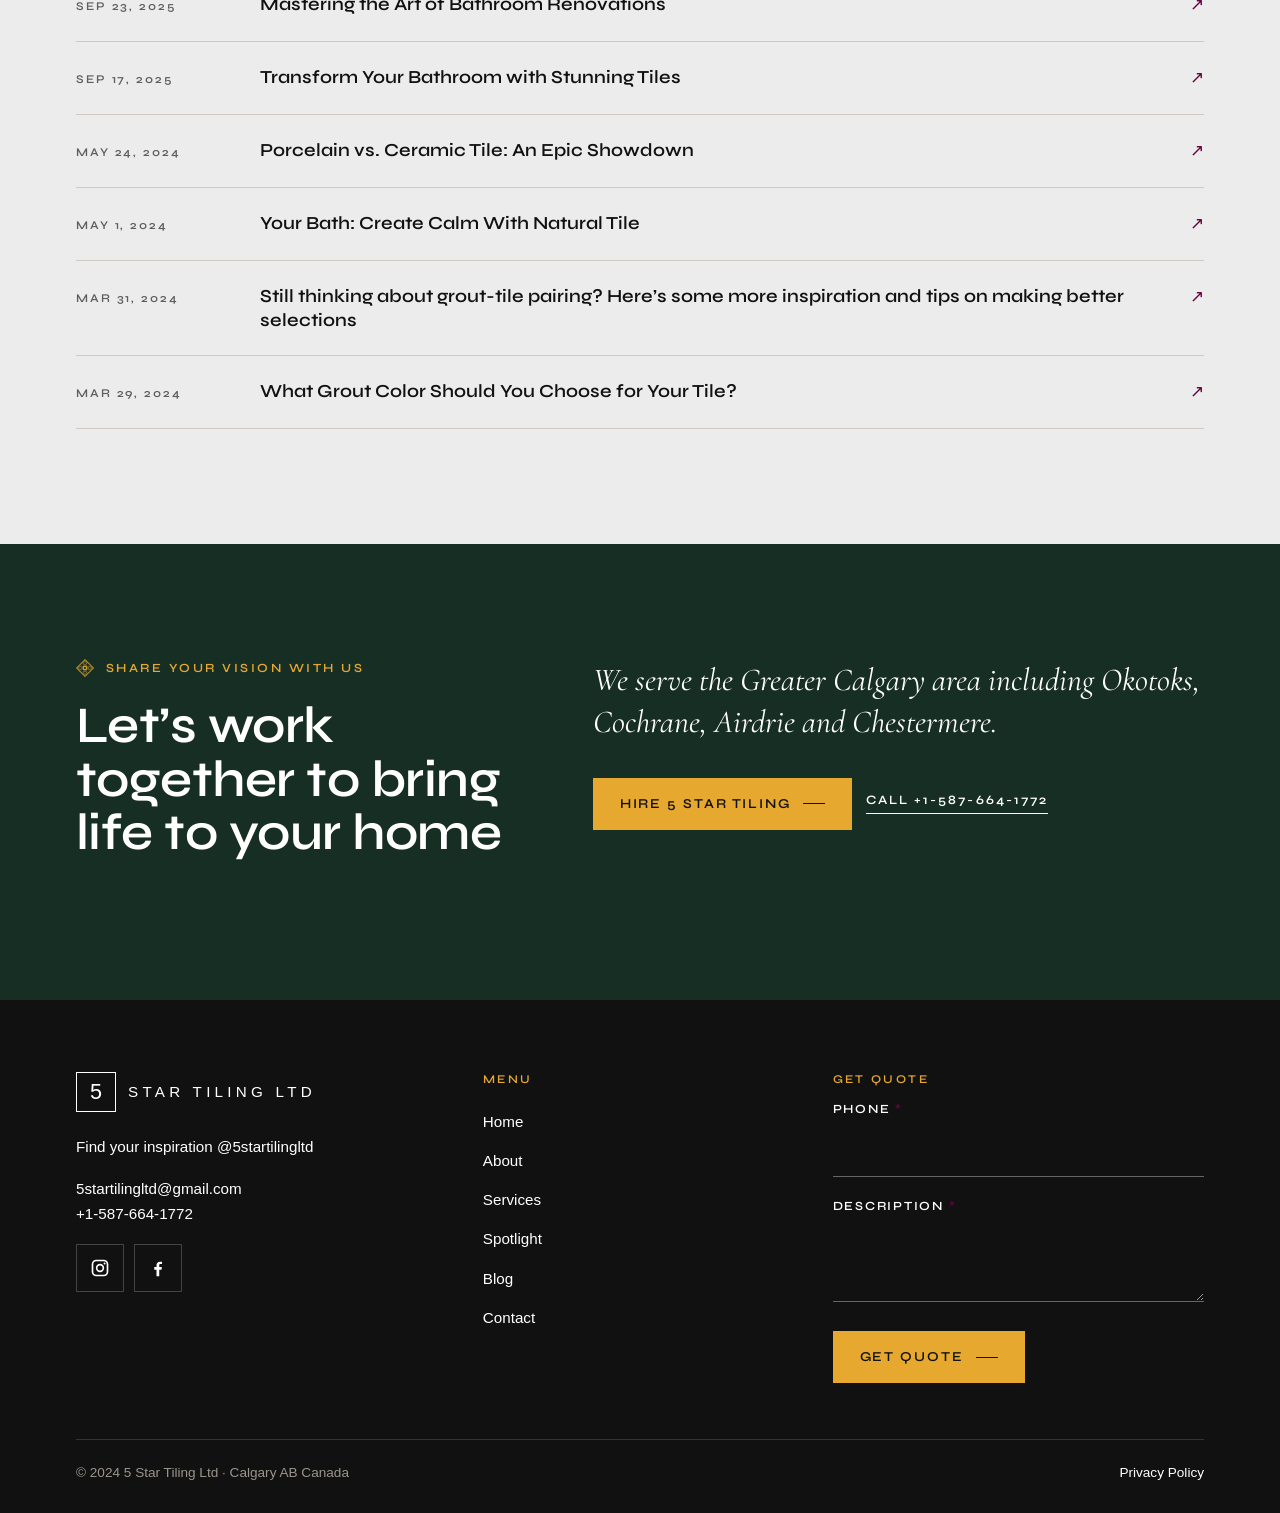
<file: blog.html>
<!doctype html>
<html lang="en-CA">
<head>
<meta charset="utf-8">
<meta name="viewport" content="width=device-width, initial-scale=1">
<meta name="robots" content="noindex">
<title>Blog | 5 Star Tiling Ltd</title>
<meta name="description" content="Tile, grout and renovation inspiration from 5 Star Tiling Ltd in Calgary.">
<meta name="theme-color" content="#ececec">
<link rel="icon" type="image/png" href="images/favicon.png">
<link rel="apple-touch-icon" href="images/apple-touch-icon.png">
<link rel="preload" href="fonts/syne.woff2" as="font" type="font/woff2" crossorigin>
<link rel="stylesheet" href="css/main.css">
</head>
<body>
<a class="skip" href="#main">Skip to content</a>
<header class="site-head">
  <div class="wrap head-in">
    <a class="logo" href="index.html" aria-label="5 Star Tiling Ltd, home"><span class="logo-5">5</span><span class="logo-name">Star Tiling Ltd</span></a>
    <nav class="nav" id="nav" aria-label="Main"><ul><li><a href="about.html">About</a></li><li class="has-sub"><a href="services.html">Services</a><ul class="sub"><li><a href="services.html#kitchens">Kitchen Tile</a></li><li><a href="services.html#bathrooms">Bathroom Tile</a></li><li><a href="services.html#interiors">Interior Tile</a></li><li><a href="services.html#commercial">Commercial Tile</a></li></ul></li><li><a href="spotlight.html">Spotlight</a></li><li><a href="blog.html" aria-current="page">Blog</a></li><li><a href="contact.html">Contact</a></li></ul></nav>
    <a class="btn head-cta" href="contact.html">Get Your Estimate</a>
    <button class="menu-btn" type="button" aria-controls="nav" aria-expanded="false" aria-label="Menu"><span></span></button>
  </div>
</header>
<main id="main">
<section class="page-head">
  <div class="wrap">
    <p class="kicker"><img src="images/ornament.png" width="64" height="64" alt="">Blog</p>
    <h1>Find your inspo on our blog</h1>
  </div>
</section>
<section class="section" aria-label="Blog posts">
  <div class="wrap"><ul class="posts"><li><a href="https://www.5startiling.com/post/transform-your-bathroom-with-custom-bathroom-upgrades" rel="noopener" target="_blank"><time>Aug 5, 2026</time><span>Transform Your Bathroom with Custom Bathroom Upgrades</span></a></li><li><a href="https://www.5startiling.com/post/expert-tips-for-bathroom-renovation-advice-in-canada" rel="noopener" target="_blank"><time>Jun 8, 2026</time><span>Expert Tips for Bathroom Renovation Advice in Canada</span></a></li><li><a href="https://www.5startiling.com/post/enhance-spaces-with-stylish-tile-benefits-and-unique-tile-designs-1" rel="noopener" target="_blank"><time>Apr 7, 2026</time><span>Enhance Spaces with Stylish Tile Benefits and Unique Tile Designs</span></a></li><li><a href="https://www.5startiling.com/post/inspiring-kitchen-tile-inspiration-transform-your-space-with-style" rel="noopener" target="_blank"><time>Mar 24, 2026</time><span>Inspiring Kitchen Tile Inspiration: Transform Your Space with Style</span></a></li><li><a href="https://www.5startiling.com/post/master-bathroom-with-modern-design-of-tile-transform-your-space-with-style-and-function" rel="noopener" target="_blank"><time>Feb 11, 2026</time><span>Transform Your Master Bathroom with Modern Tile Design</span></a></li><li><a href="https://www.5startiling.com/post/stylish-bathroom-renovation-ideas-for-canadian-homes-unique-bathroom-designs-to-inspire-you-1" rel="noopener" target="_blank"><time>Feb 11, 2026</time><span>Stylish Bathroom Renovation Ideas for Canadian Homes: Unique Bathroom Designs to Inspire You</span></a></li><li><a href="https://www.5startiling.com/post/enhance-spaces-with-stylish-tile-benefits-and-unique-tile-designs" rel="noopener" target="_blank"><time>Feb 4, 2026</time><span>Enhance Spaces with Stylish Tile Benefits and Unique Tile Designs</span></a></li><li><a href="https://www.5startiling.com/post/stylish-bathroom-renovation-ideas-for-canadian-homes-unique-bathroom-designs-to-inspire-you" rel="noopener" target="_blank"><time>Jan 19, 2026</time><span>Stylish Bathroom Renovation Ideas for Canadian Homes: Unique Bathroom Designs to Inspire You</span></a></li><li><a href="https://www.5startiling.com/post/tailored-bathroom-tiles-designed-just-for-you" rel="noopener" target="_blank"><time>Jan 5, 2026</time><span>Tailored Bathroom Tiles Designed Just for You</span></a></li><li><a href="https://www.5startiling.com/post/popular-kitchen-tile-inspiration-transform-your-space-with-style" rel="noopener" target="_blank"><time>Dec 1, 2025</time><span>Popular Kitchen Tile Inspiration: Transform Your Space with Style</span></a></li><li><a href="https://www.5startiling.com/post/installing-porcelain-tiles-like-a-pro" rel="noopener" target="_blank"><time>Nov 25, 2025</time><span>Transform Your Space with Porcelain Tile Setup</span></a></li><li><a href="https://www.5startiling.com/post/transform-your-bathroom-with-custom-designs" rel="noopener" target="_blank"><time>Nov 15, 2025</time><span>Transform Your Bathroom with Custom Designs</span></a></li><li><a href="https://www.5startiling.com/post/customizing-your-bathroom-tile-design" rel="noopener" target="_blank"><time>Nov 5, 2025</time><span>Customizing Your Bathroom Tile Design</span></a></li><li><a href="https://www.5startiling.com/post/understanding-the-role-of-a-tile-contractor" rel="noopener" target="_blank"><time>Oct 5, 2025</time><span>Understanding the Role of a Tile Contractor</span></a></li><li><a href="https://www.5startiling.com/post/mastering-the-art-of-bathroom-renovations" rel="noopener" target="_blank"><time>Sep 23, 2025</time><span>Mastering the Art of Bathroom Renovations</span></a></li><li><a href="https://www.5startiling.com/post/transform-your-bathroom-with-stunning-tiles" rel="noopener" target="_blank"><time>Sep 17, 2025</time><span>Transform Your Bathroom with Stunning Tiles</span></a></li><li><a href="https://www.5startiling.com/post/porcelain-vs-ceramic-tile-an-epic-showdown-in-wet-areas" rel="noopener" target="_blank"><time>May 24, 2024</time><span>Porcelain vs. Ceramic Tile: An Epic Showdown</span></a></li><li><a href="https://www.5startiling.com/post/your-bath-create-calm-with-natural-tile" rel="noopener" target="_blank"><time>May 1, 2024</time><span>Your Bath: Create Calm With Natural Tile</span></a></li><li><a href="https://www.5startiling.com/post/you-are-still-thinking-about-that-grout-tile-pairing-aren-t-you-here-s-some-more-inspo-and-tips" rel="noopener" target="_blank"><time>Mar 31, 2024</time><span>Still thinking about grout-tile pairing? Here’s some more inspiration and tips on making better selections</span></a></li><li><a href="https://www.5startiling.com/post/what-grout-color-should-you-choose-for-your-tile" rel="noopener" target="_blank"><time>Mar 29, 2024</time><span>What Grout Color Should You Choose for Your Tile?</span></a></li></ul></div>
</section>
<section class="cta" aria-labelledby="cta-h">
  <div class="wrap cols">
    <div><p class="kicker"><img src="images/ornament.png" width="64" height="64" alt="">Share your vision with us</p><h2 id="cta-h">Let’s work together to bring life to your home</h2></div>
    <div>
      <p class="lede">We serve the Greater Calgary area including Okotoks, Cochrane, Airdrie and Chestermere.</p>
      <p style="display:flex;flex-wrap:wrap;gap:14px;align-items:center"><a class="btn" href="contact.html">Hire 5 Star Tiling</a> <a class="textlink" href="tel:+15876641772" style="color:#fff">Call +1-587-664-1772</a></p>
    </div>
  </div>
</section>
</main>
<footer class="site-foot">
  <div class="wrap">
    <div class="foot-grid">
      <div>
        <a class="logo" href="index.html" aria-label="5 Star Tiling Ltd, home"><span class="logo-5">5</span><span class="logo-name">Star Tiling Ltd</span></a>
        <p style="margin-top:22px"><a href="https://www.instagram.com/5startilingltd" rel="noopener" target="_blank">Find your inspiration @5startilingltd</a></p>
        <p><a href="mailto:5startilingltd@gmail.com">5startilingltd@gmail.com</a><br><a href="tel:+15876641772">+1-587-664-1772</a></p>
        <div class="socials">
          <a href="https://www.instagram.com/5startilingltd" rel="noopener" target="_blank" aria-label="Instagram"><svg viewBox="0 0 24 24" fill="currentColor" aria-hidden="true"><path d="M12 7a5 5 0 1 1 0 10 5 5 0 0 1 0-10zm0 2a3 3 0 1 0 0 6 3 3 0 0 0 0-6zm5.5-3.5a1.2 1.2 0 1 1 0 2.4 1.2 1.2 0 0 1 0-2.4zM7.5 2h9A5.5 5.5 0 0 1 22 7.5v9a5.5 5.5 0 0 1-5.5 5.5h-9A5.5 5.5 0 0 1 2 16.5v-9A5.5 5.5 0 0 1 7.5 2zm0 2A3.5 3.5 0 0 0 4 7.5v9A3.5 3.5 0 0 0 7.5 20h9a3.5 3.5 0 0 0 3.5-3.5v-9A3.5 3.5 0 0 0 16.5 4h-9z"/></svg></a>
          <a href="https://www.facebook.com/5startilingltd/" rel="noopener" target="_blank" aria-label="Facebook"><svg viewBox="0 0 24 24" fill="currentColor" aria-hidden="true"><path d="M13.5 22v-8h2.7l.4-3.2h-3.1V8.8c0-.9.3-1.5 1.6-1.5h1.7V4.5c-.3 0-1.3-.1-2.5-.1-2.4 0-4.1 1.5-4.1 4.2v2.3H7.5V14h2.7v8h3.3z"/></svg></a>
        </div>
      </div>
      <div>
        <p class="foot-h">Menu</p>
        <ul><li><a href="index.html">Home</a></li><li><a href="about.html">About</a></li><li><a href="services.html">Services</a></li><li><a href="spotlight.html">Spotlight</a></li><li><a href="blog.html">Blog</a></li><li><a href="contact.html">Contact</a></li></ul>
      </div>
      <div>
        <p class="foot-h">Get Quote</p>
        <form class="form" action="mailto:5startilingltd@gmail.com?subject=Quote%20request" method="post" enctype="text/plain">
          <div class="field"><label for="q-phone">Phone <span class="req" aria-hidden="true">*</span></label><input id="q-phone" name="Phone" type="tel" autocomplete="tel" required></div>
          <div class="field"><label for="q-desc">Description <span class="req" aria-hidden="true">*</span></label><textarea id="q-desc" name="Description" required></textarea></div>
          <div><button class="btn" type="submit">Get Quote</button></div>
        </form>
      </div>
    </div>
    <div class="foot-base">
      <span>&copy; 2024 5 Star Tiling Ltd · Calgary AB Canada</span>
      <a href="https://www.5startiling.com/privacy-policy" rel="noopener">Privacy Policy</a>
    </div>
  </div>
</footer>
<nav class="callbar" aria-label="Quick contact">
  <a href="tel:+15876641772"><svg viewBox="0 0 24 24" fill="currentColor" aria-hidden="true"><path d="M6.6 10.8a15.1 15.1 0 0 0 6.6 6.6l2.2-2.2c.3-.3.7-.4 1-.2 1.1.4 2.3.6 3.6.6.6 0 1 .4 1 1V20c0 .6-.4 1-1 1A17 17 0 0 1 3 4c0-.6.4-1 1-1h3.5c.6 0 1 .4 1 1 0 1.3.2 2.5.6 3.6.1.3 0 .7-.2 1l-2.3 2.2z"/></svg>Call</a>
  <a href="contact.html">Get Estimate</a>
</nav>
<script src="js/main.js" defer></script>
</body>
</html>
</file>
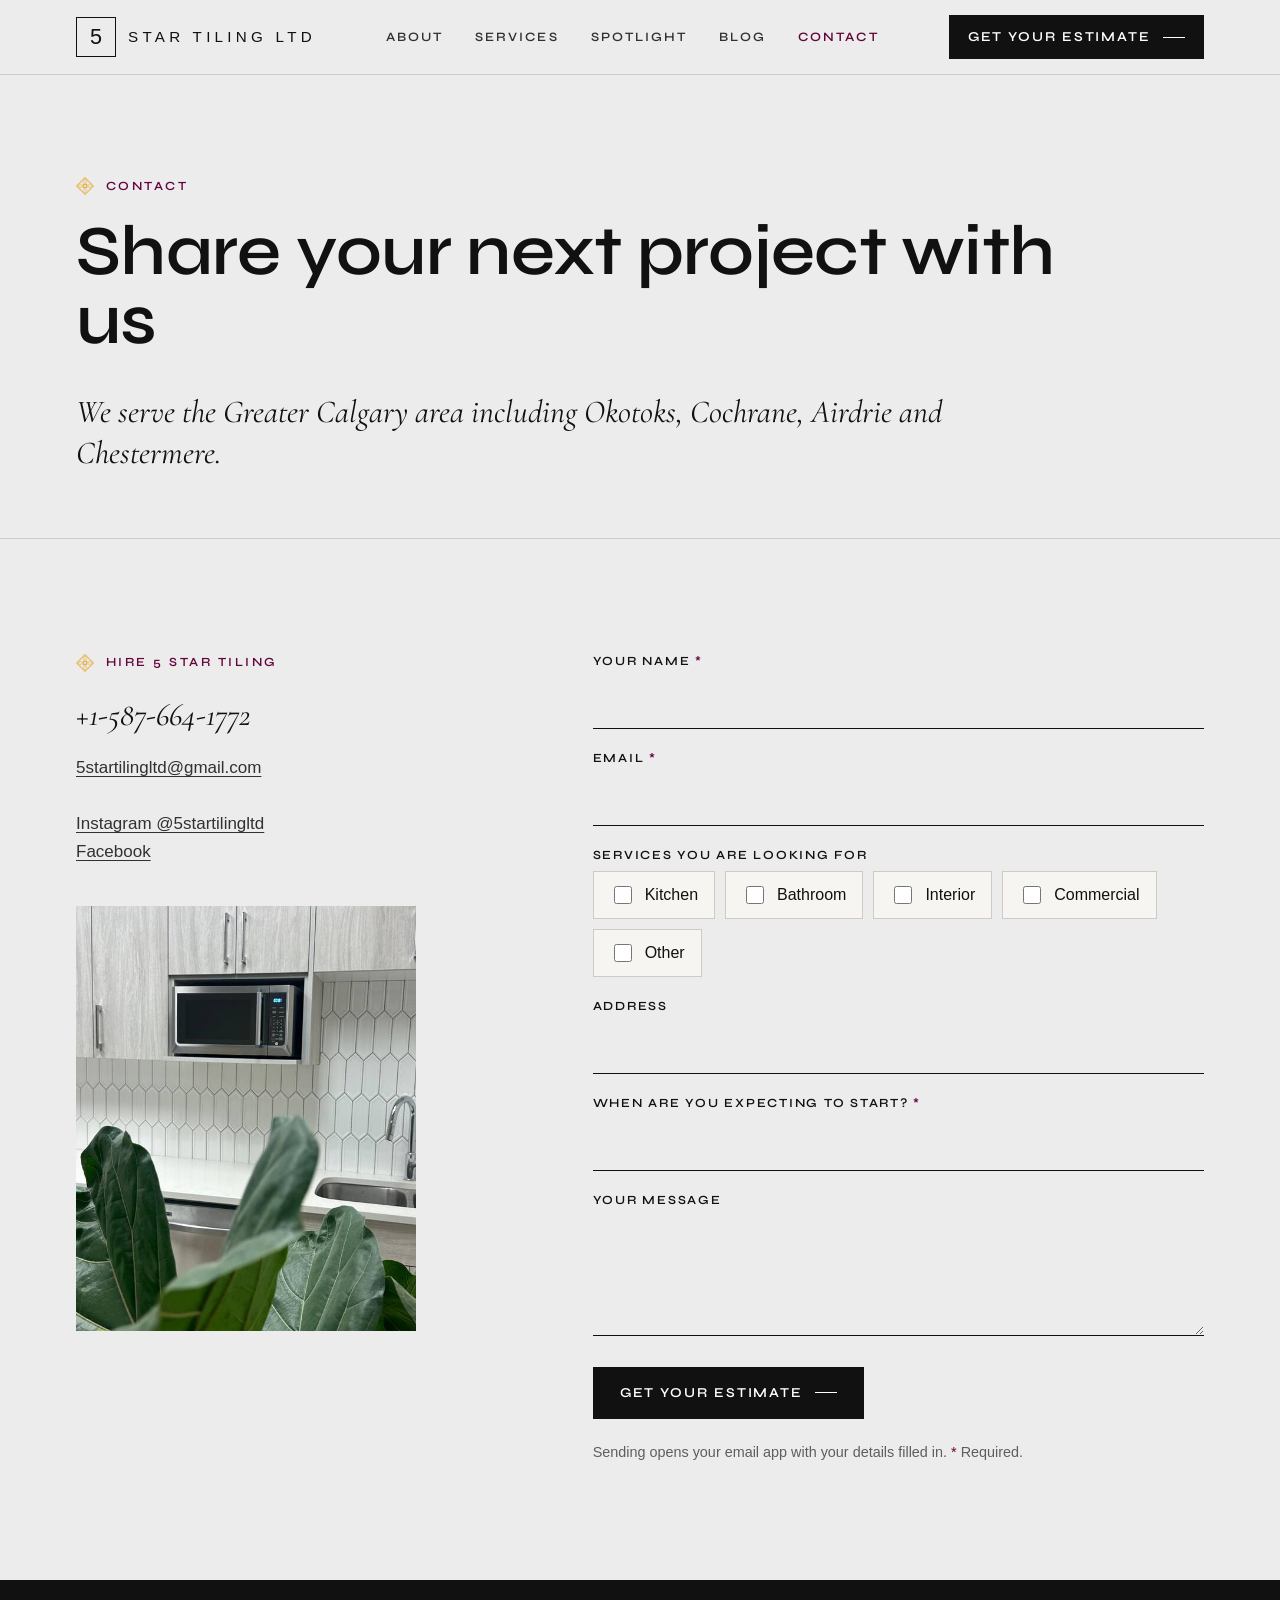
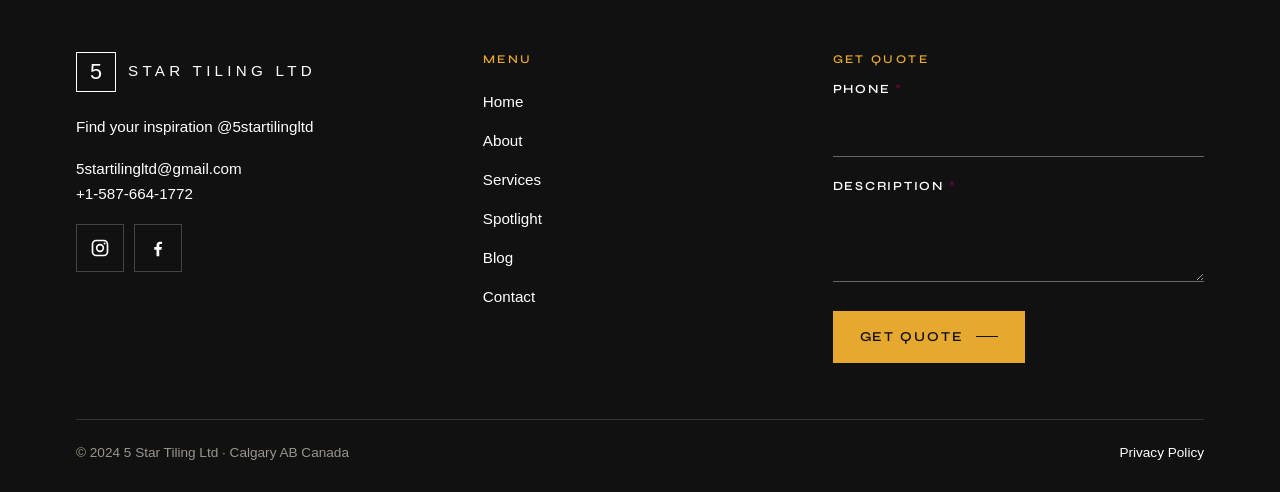
<file: contact.html>
<!doctype html>
<html lang="en-CA">
<head>
<meta charset="utf-8">
<meta name="viewport" content="width=device-width, initial-scale=1">
<meta name="robots" content="noindex">
<title>Contact | 5 Star Tiling Ltd, Calgary</title>
<meta name="description" content="Share your next tile project with 5 Star Tiling. Serving the Greater Calgary area including Okotoks, Cochrane, Airdrie and Chestermere.">
<meta name="theme-color" content="#ececec">
<link rel="icon" type="image/png" href="images/favicon.png">
<link rel="apple-touch-icon" href="images/apple-touch-icon.png">
<link rel="preload" href="fonts/syne.woff2" as="font" type="font/woff2" crossorigin>
<link rel="stylesheet" href="css/main.css">
</head>
<body>
<a class="skip" href="#main">Skip to content</a>
<header class="site-head">
  <div class="wrap head-in">
    <a class="logo" href="index.html" aria-label="5 Star Tiling Ltd, home"><span class="logo-5">5</span><span class="logo-name">Star Tiling Ltd</span></a>
    <nav class="nav" id="nav" aria-label="Main"><ul><li><a href="about.html">About</a></li><li class="has-sub"><a href="services.html">Services</a><ul class="sub"><li><a href="services.html#kitchens">Kitchen Tile</a></li><li><a href="services.html#bathrooms">Bathroom Tile</a></li><li><a href="services.html#interiors">Interior Tile</a></li><li><a href="services.html#commercial">Commercial Tile</a></li></ul></li><li><a href="spotlight.html">Spotlight</a></li><li><a href="blog.html">Blog</a></li><li><a href="contact.html" aria-current="page">Contact</a></li></ul></nav>
    <a class="btn head-cta" href="contact.html">Get Your Estimate</a>
    <button class="menu-btn" type="button" aria-controls="nav" aria-expanded="false" aria-label="Menu"><span></span></button>
  </div>
</header>
<main id="main">
<section class="page-head">
  <div class="wrap">
    <p class="kicker"><img src="images/ornament.png" width="64" height="64" alt="">Contact</p>
    <h1>Share your next project with us</h1>
    <p class="lede">We serve the Greater Calgary area including Okotoks, Cochrane, Airdrie and Chestermere.</p>
  </div>
</section>

<section class="section" aria-label="Contact details and estimate form">
  <div class="wrap cols">
    <div>
      <p class="kicker"><img src="images/ornament.png" width="64" height="64" alt="">Hire 5 Star Tiling</p>
      <p><a class="lede" href="tel:+15876641772" style="text-decoration:none">+1-587-664-1772</a></p>
      <p><a href="mailto:5startilingltd@gmail.com">5startilingltd@gmail.com</a></p>
      <p style="margin-top:28px"><a href="https://www.instagram.com/5startilingltd" rel="noopener" target="_blank">Instagram @5startilingltd</a><br><a href="https://www.facebook.com/5startilingltd/" rel="noopener" target="_blank">Facebook</a></p>
      <div style="max-width:340px;margin-top:40px"><img src="images/kitchen-picket-backsplash-2-sm.jpg" width="577" height="720" alt="White picket tile backsplash with a houseplant in the foreground" loading="lazy" decoding="async" sizes="340px"></div>
    </div>
    <form class="form" action="mailto:5startilingltd@gmail.com?subject=Estimate%20request" method="post" enctype="text/plain">
      <div class="field"><label for="c-name">Your name <span class="req" aria-hidden="true">*</span></label><input id="c-name" name="Your name" type="text" autocomplete="name" required></div>
      <div class="field"><label for="c-email">Email <span class="req" aria-hidden="true">*</span></label><input id="c-email" name="Email" type="email" autocomplete="email" required></div>
      <fieldset class="field"><legend>Services you are looking for</legend>
        <div class="checks">
          <label><input type="checkbox" name="Services you are looking for" value="Kitchen"> Kitchen</label><label><input type="checkbox" name="Services you are looking for" value="Bathroom"> Bathroom</label><label><input type="checkbox" name="Services you are looking for" value="Interior"> Interior</label><label><input type="checkbox" name="Services you are looking for" value="Commercial"> Commercial</label><label><input type="checkbox" name="Services you are looking for" value="Other"> Other</label>
        </div>
      </fieldset>
      <div class="field"><label for="c-address">Address</label><input id="c-address" name="Address" type="text" autocomplete="street-address"></div>
      <div class="field"><label for="c-start">When are you expecting to start? <span class="req" aria-hidden="true">*</span></label><input id="c-start" name="When are you expecting to start?" type="text" required></div>
      <div class="field"><label for="c-msg">Your message</label><textarea id="c-msg" name="Your message"></textarea></div>
      <div><button class="btn" type="submit">Get Your Estimate</button></div>
      <p class="form-note">Sending opens your email app with your details filled in. <span class="req">*</span> Required.</p>
    </form>
  </div>
</section>
</main>
<footer class="site-foot">
  <div class="wrap">
    <div class="foot-grid">
      <div>
        <a class="logo" href="index.html" aria-label="5 Star Tiling Ltd, home"><span class="logo-5">5</span><span class="logo-name">Star Tiling Ltd</span></a>
        <p style="margin-top:22px"><a href="https://www.instagram.com/5startilingltd" rel="noopener" target="_blank">Find your inspiration @5startilingltd</a></p>
        <p><a href="mailto:5startilingltd@gmail.com">5startilingltd@gmail.com</a><br><a href="tel:+15876641772">+1-587-664-1772</a></p>
        <div class="socials">
          <a href="https://www.instagram.com/5startilingltd" rel="noopener" target="_blank" aria-label="Instagram"><svg viewBox="0 0 24 24" fill="currentColor" aria-hidden="true"><path d="M12 7a5 5 0 1 1 0 10 5 5 0 0 1 0-10zm0 2a3 3 0 1 0 0 6 3 3 0 0 0 0-6zm5.5-3.5a1.2 1.2 0 1 1 0 2.4 1.2 1.2 0 0 1 0-2.4zM7.5 2h9A5.5 5.5 0 0 1 22 7.5v9a5.5 5.5 0 0 1-5.5 5.5h-9A5.5 5.5 0 0 1 2 16.5v-9A5.5 5.5 0 0 1 7.5 2zm0 2A3.5 3.5 0 0 0 4 7.5v9A3.5 3.5 0 0 0 7.5 20h9a3.5 3.5 0 0 0 3.5-3.5v-9A3.5 3.5 0 0 0 16.5 4h-9z"/></svg></a>
          <a href="https://www.facebook.com/5startilingltd/" rel="noopener" target="_blank" aria-label="Facebook"><svg viewBox="0 0 24 24" fill="currentColor" aria-hidden="true"><path d="M13.5 22v-8h2.7l.4-3.2h-3.1V8.8c0-.9.3-1.5 1.6-1.5h1.7V4.5c-.3 0-1.3-.1-2.5-.1-2.4 0-4.1 1.5-4.1 4.2v2.3H7.5V14h2.7v8h3.3z"/></svg></a>
        </div>
      </div>
      <div>
        <p class="foot-h">Menu</p>
        <ul><li><a href="index.html">Home</a></li><li><a href="about.html">About</a></li><li><a href="services.html">Services</a></li><li><a href="spotlight.html">Spotlight</a></li><li><a href="blog.html">Blog</a></li><li><a href="contact.html">Contact</a></li></ul>
      </div>
      <div>
        <p class="foot-h">Get Quote</p>
        <form class="form" action="mailto:5startilingltd@gmail.com?subject=Quote%20request" method="post" enctype="text/plain">
          <div class="field"><label for="q-phone">Phone <span class="req" aria-hidden="true">*</span></label><input id="q-phone" name="Phone" type="tel" autocomplete="tel" required></div>
          <div class="field"><label for="q-desc">Description <span class="req" aria-hidden="true">*</span></label><textarea id="q-desc" name="Description" required></textarea></div>
          <div><button class="btn" type="submit">Get Quote</button></div>
        </form>
      </div>
    </div>
    <div class="foot-base">
      <span>&copy; 2024 5 Star Tiling Ltd · Calgary AB Canada</span>
      <a href="https://www.5startiling.com/privacy-policy" rel="noopener">Privacy Policy</a>
    </div>
  </div>
</footer>
<nav class="callbar" aria-label="Quick contact">
  <a href="tel:+15876641772"><svg viewBox="0 0 24 24" fill="currentColor" aria-hidden="true"><path d="M6.6 10.8a15.1 15.1 0 0 0 6.6 6.6l2.2-2.2c.3-.3.7-.4 1-.2 1.1.4 2.3.6 3.6.6.6 0 1 .4 1 1V20c0 .6-.4 1-1 1A17 17 0 0 1 3 4c0-.6.4-1 1-1h3.5c.6 0 1 .4 1 1 0 1.3.2 2.5.6 3.6.1.3 0 .7-.2 1l-2.3 2.2z"/></svg>Call</a>
  <a href="contact.html">Get Estimate</a>
</nav>
<script src="js/main.js" defer></script>
</body>
</html>
</file>
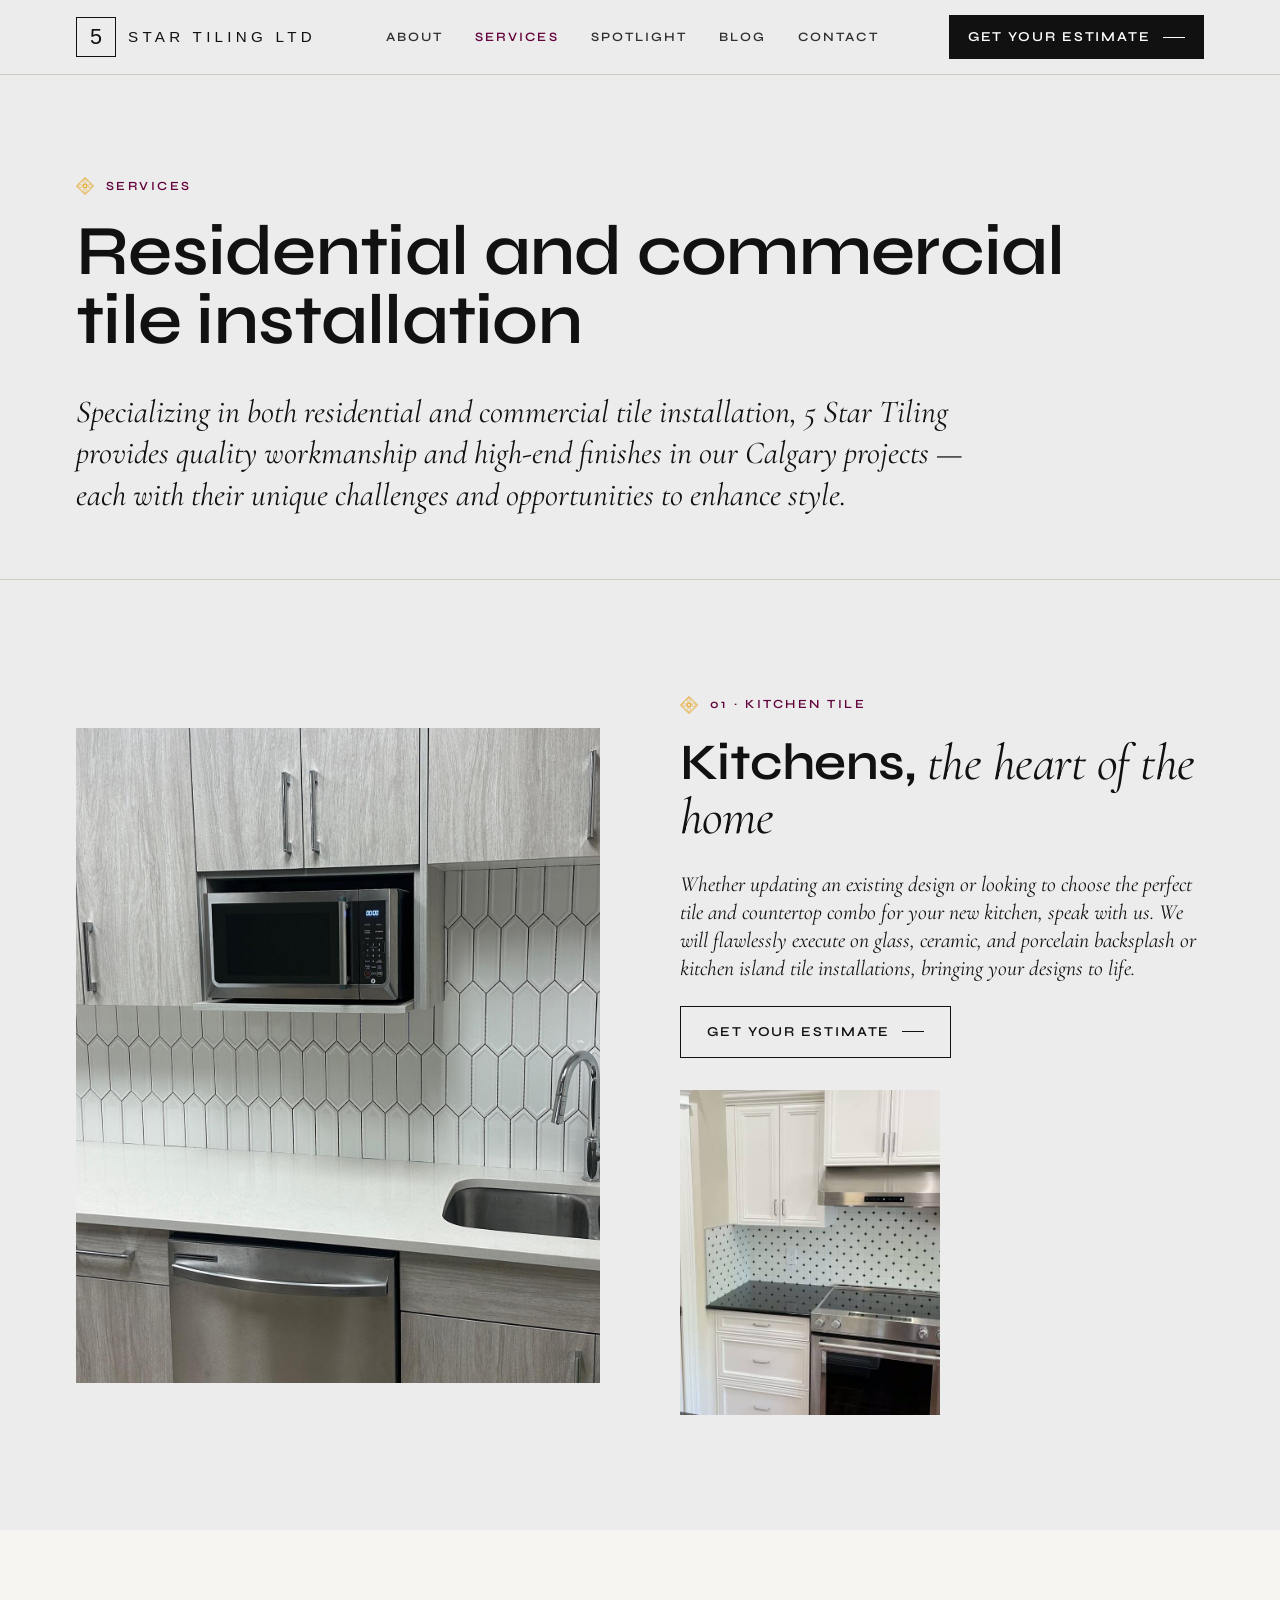
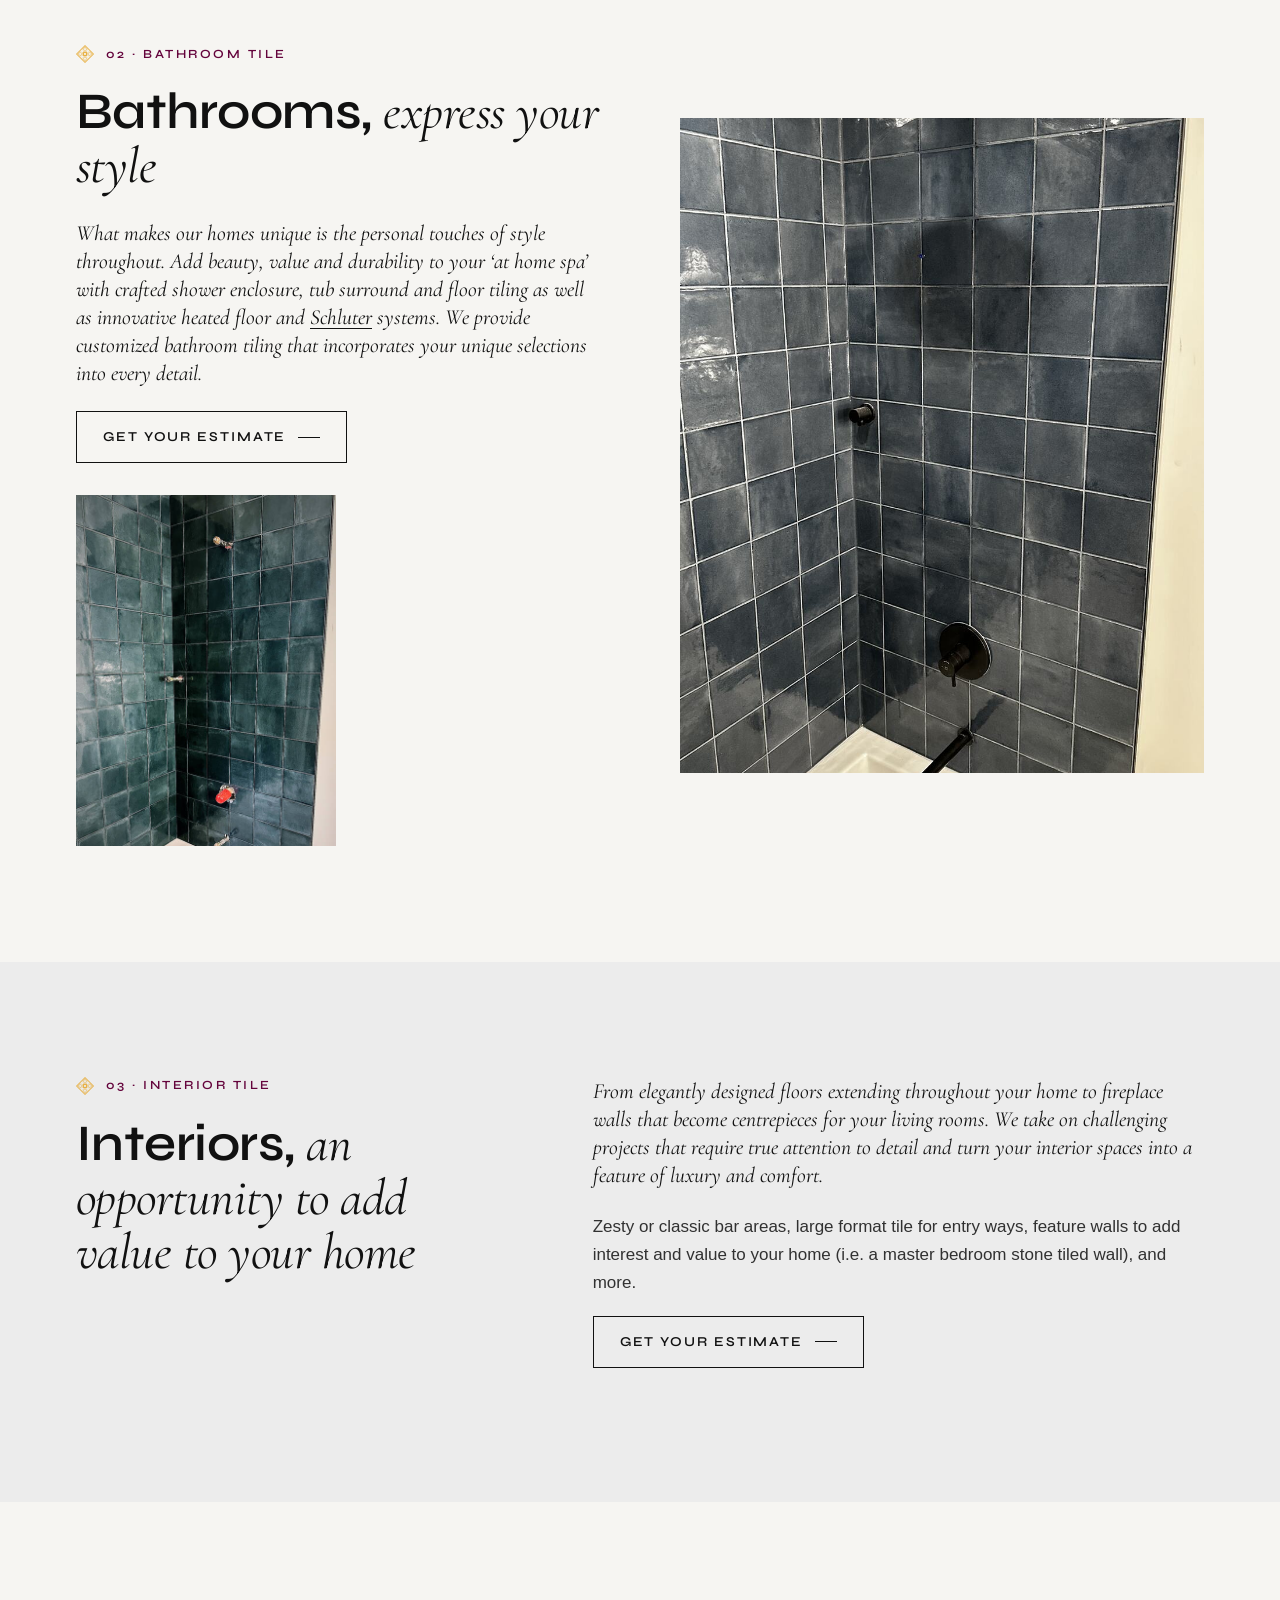
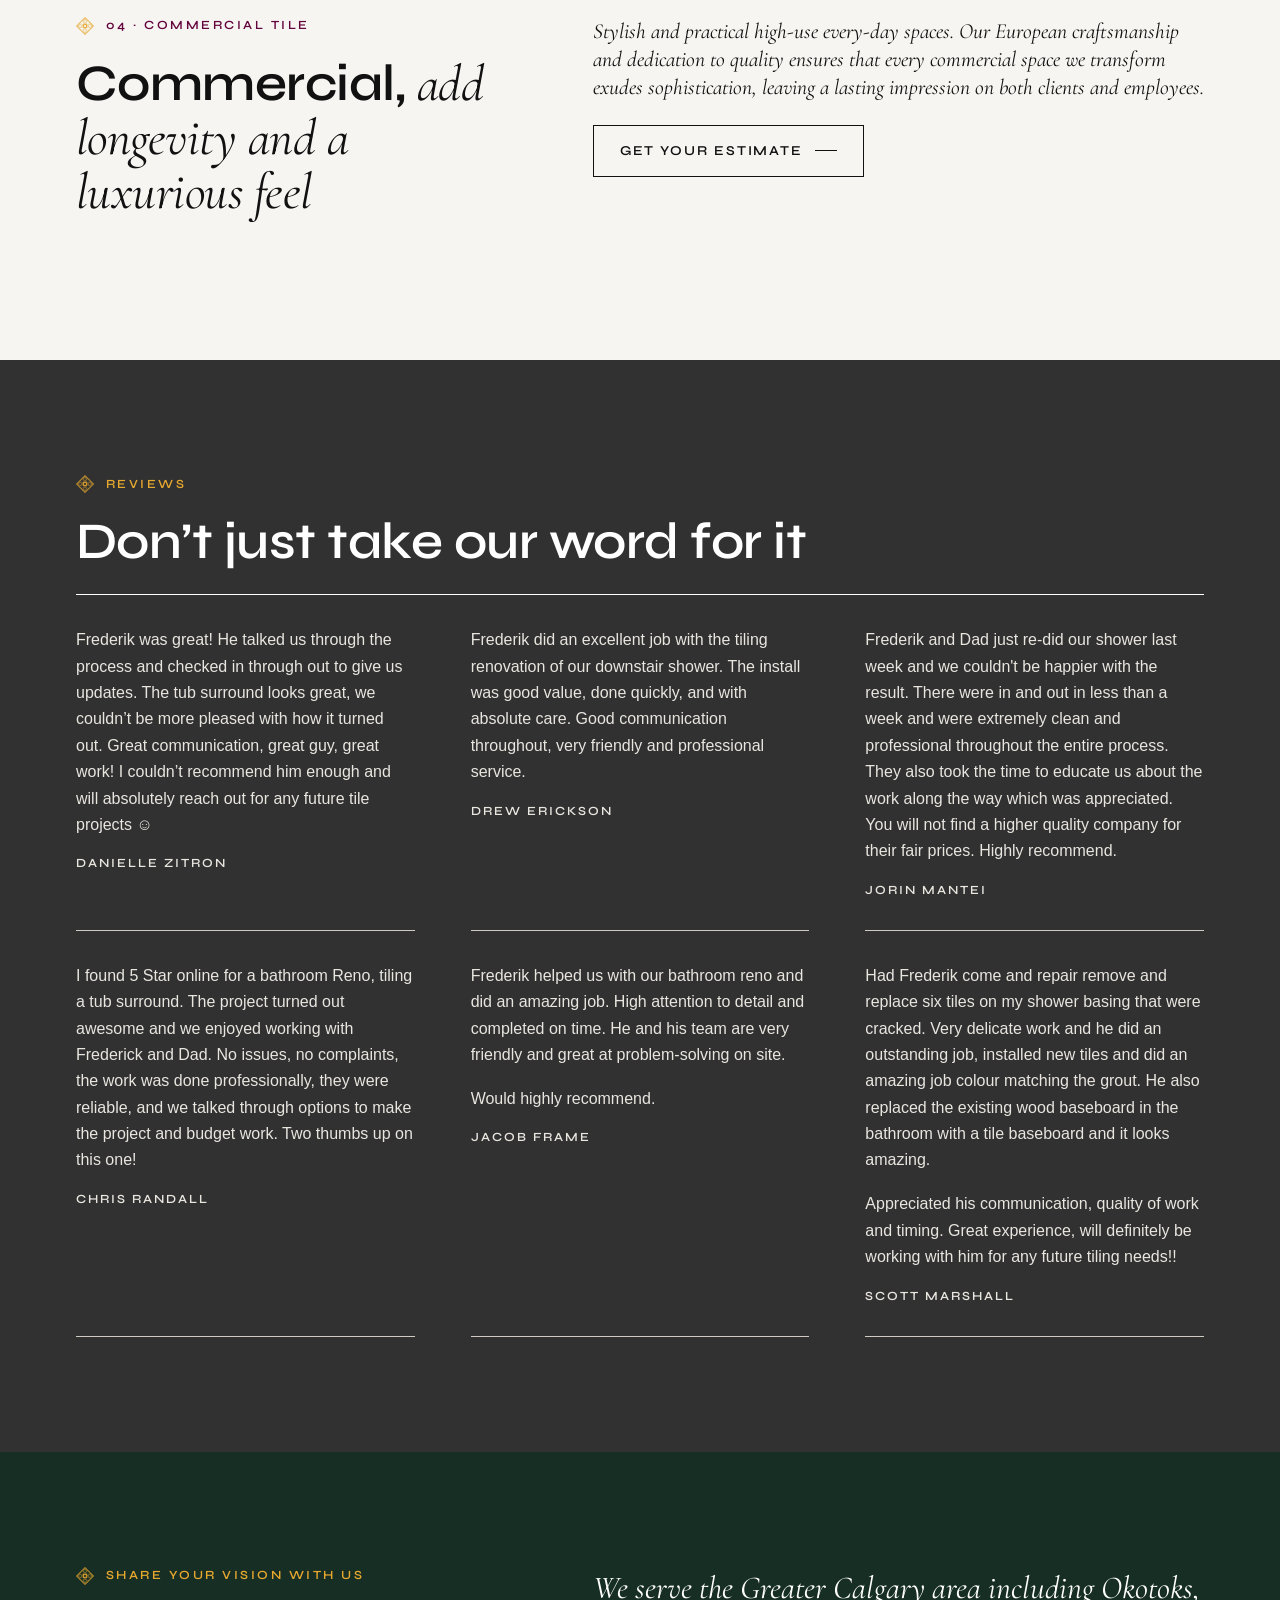
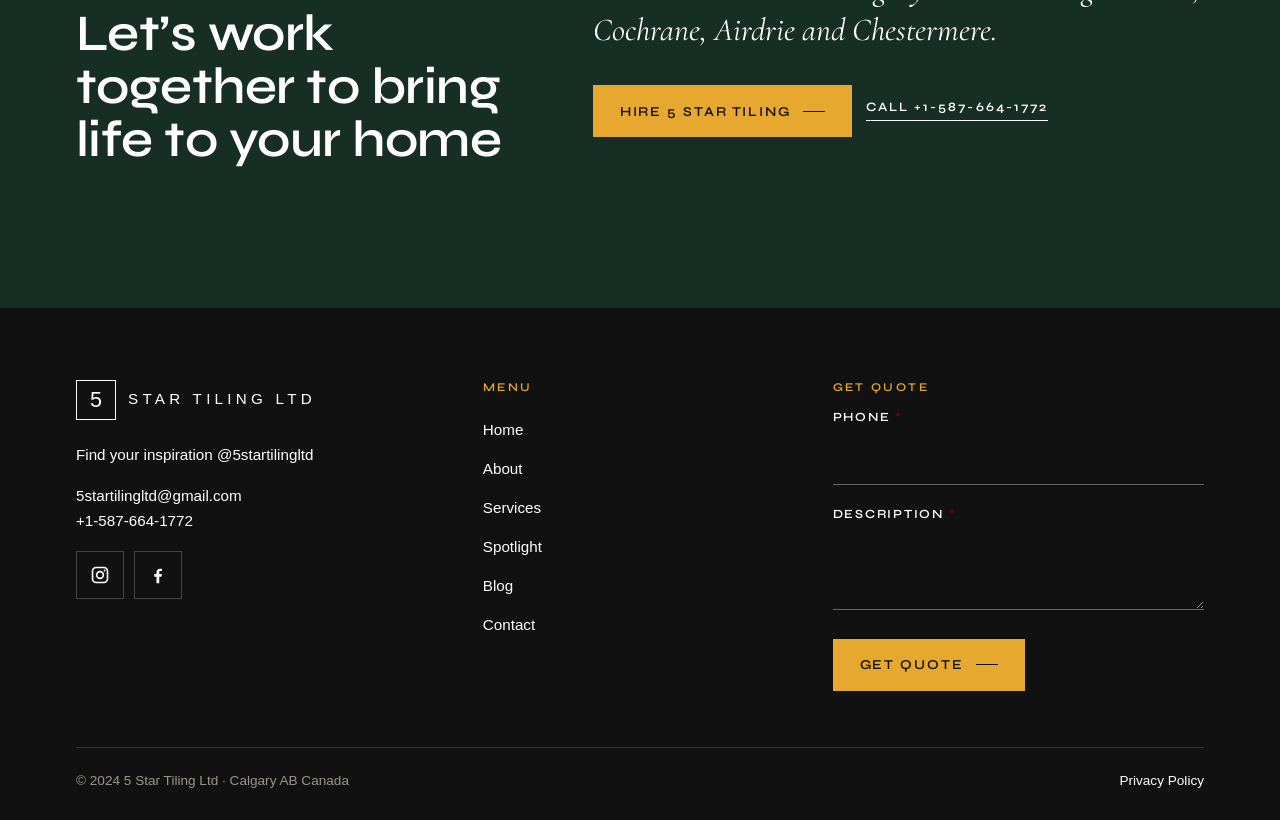
<file: services.html>
<!doctype html>
<html lang="en-CA">
<head>
<meta charset="utf-8">
<meta name="viewport" content="width=device-width, initial-scale=1">
<meta name="robots" content="noindex">
<title>Services | 5 Star Tiling Ltd, Calgary</title>
<meta name="description" content="Kitchen, bathroom, interior and commercial tile installation in Calgary, with quality workmanship and high-end finishes.">
<meta name="theme-color" content="#ececec">
<link rel="icon" type="image/png" href="images/favicon.png">
<link rel="apple-touch-icon" href="images/apple-touch-icon.png">
<link rel="preload" href="fonts/syne.woff2" as="font" type="font/woff2" crossorigin>
<link rel="stylesheet" href="css/main.css">
</head>
<body>
<a class="skip" href="#main">Skip to content</a>
<header class="site-head">
  <div class="wrap head-in">
    <a class="logo" href="index.html" aria-label="5 Star Tiling Ltd, home"><span class="logo-5">5</span><span class="logo-name">Star Tiling Ltd</span></a>
    <nav class="nav" id="nav" aria-label="Main"><ul><li><a href="about.html">About</a></li><li class="has-sub"><a href="services.html" aria-current="page">Services</a><ul class="sub"><li><a href="services.html#kitchens">Kitchen Tile</a></li><li><a href="services.html#bathrooms">Bathroom Tile</a></li><li><a href="services.html#interiors">Interior Tile</a></li><li><a href="services.html#commercial">Commercial Tile</a></li></ul></li><li><a href="spotlight.html">Spotlight</a></li><li><a href="blog.html">Blog</a></li><li><a href="contact.html">Contact</a></li></ul></nav>
    <a class="btn head-cta" href="contact.html">Get Your Estimate</a>
    <button class="menu-btn" type="button" aria-controls="nav" aria-expanded="false" aria-label="Menu"><span></span></button>
  </div>
</header>
<main id="main">
<section class="page-head">
  <div class="wrap">
    <p class="kicker"><img src="images/ornament.png" width="64" height="64" alt="">Services</p>
    <h1>Residential and commercial tile installation</h1>
    <p class="lede">Specializing in both residential and commercial tile installation, 5 Star Tiling provides quality workmanship and high-end finishes in our Calgary projects — each with their unique challenges and opportunities to enhance style.</p>
  </div>
</section>
<section class="section" id="kitchens" aria-labelledby="kitchens-h">
  <div class="wrap feature">
    <figure><img src="images/kitchen-picket-backsplash.jpg" width="1283" height="1600" alt="White picket-shaped tile backsplash with a stainless sink" loading="lazy" decoding="async" sizes="(min-width:900px) 50vw, 100vw"></figure>
    <div><p class="kicker"><img src="images/ornament.png" width="64" height="64" alt="">01 · Kitchen Tile</p><h2 id="kitchens-h">Kitchens, <span class="serif">the heart of the home</span></h2><p class="lede" style="font-size:1.35rem">Whether updating an existing design or looking to choose the perfect tile and countertop combo for your new kitchen, speak with us. We will flawlessly execute on glass, ceramic, and porcelain backsplash or kitchen island tile installations, bringing your designs to life.</p><p><a class="btn line" href="contact.html">Get Your Estimate</a></p><div style="max-width:260px;margin-top:32px"><img src="images/kitchen-hex-dot-backsplash-sm.jpg" width="576" height="720" alt="White and black dot-pattern tile backsplash behind a range" loading="lazy" decoding="async" sizes="260px"></div></div>
  </div>
</section><section class="section paper" id="bathrooms" aria-labelledby="bathrooms-h">
  <div class="wrap feature flip">
    <figure><img src="images/hillhurst-tub-surround-blue.jpg" width="900" height="1600" alt="Blue glazed tile tub surround with matte black fixtures" loading="lazy" decoding="async" sizes="(min-width:900px) 50vw, 100vw"></figure>
    <div><p class="kicker"><img src="images/ornament.png" width="64" height="64" alt="">02 · Bathroom Tile</p><h2 id="bathrooms-h">Bathrooms, <span class="serif">express your style</span></h2><p class="lede" style="font-size:1.35rem">What makes our homes unique is the personal touches of style throughout. Add beauty, value and durability to your ‘at home spa’ with crafted shower enclosure, tub surround and floor tiling as well as innovative heated floor and <a href="https://www.schluter.com/schluter-us/en_US/Shower-System/c/SS" rel="noopener" target="_blank">Schluter</a> systems. We provide customized bathroom tiling that incorporates your unique selections into every detail.</p><p><a class="btn line" href="contact.html">Get Your Estimate</a></p><div style="max-width:260px;margin-top:32px"><img src="images/hillhurst-shower-green-tile-sm.jpg" width="533" height="720" alt="Shower wall in deep green hand-made tile" loading="lazy" decoding="async" sizes="260px"></div></div>
  </div>
</section><section class="section" id="interiors" aria-labelledby="interiors-h">
  <div class="wrap cols"><div><p class="kicker"><img src="images/ornament.png" width="64" height="64" alt="">03 · Interior Tile</p><h2 id="interiors-h">Interiors, <span class="serif">an opportunity to add value to your home</span></h2></div><div><p class="lede" style="font-size:1.35rem">From elegantly designed floors extending throughout your home to fireplace walls that become centrepieces for your living rooms. We take on challenging projects that require true attention to detail and turn your interior spaces into a feature of luxury and comfort.</p><p>Zesty or classic bar areas, large format tile for entry ways, feature walls to add interest and value to your home (i.e. a master bedroom stone tiled wall), and more.</p><p><a class="btn line" href="contact.html">Get Your Estimate</a></p></div></div>
</section><section class="section paper" id="commercial" aria-labelledby="commercial-h">
  <div class="wrap cols"><div><p class="kicker"><img src="images/ornament.png" width="64" height="64" alt="">04 · Commercial Tile</p><h2 id="commercial-h">Commercial, <span class="serif">add longevity and a luxurious feel</span></h2></div><div><p class="lede" style="font-size:1.35rem">Stylish and practical high-use every-day spaces. Our European craftsmanship and dedication to quality ensures that every commercial space we transform exudes sophistication, leaving a lasting impression on both clients and employees.</p><p><a class="btn line" href="contact.html">Get Your Estimate</a></p></div></div>
</section>
<section class="section dark" aria-labelledby="srev-h">
  <div class="wrap">
    <p class="kicker"><img src="images/ornament.png" width="64" height="64" alt="">Reviews</p>
    <h2 id="srev-h">Don’t just take our word for it</h2>
    <div class="reviews" style="border-top-color:#fff"><figure class="review"><blockquote><p>Frederik was great! He talked us through the process and checked in through out to give us updates. The tub surround looks great, we couldn’t be more pleased with how it turned out. Great communication, great guy, great work! I couldn’t recommend him enough and will absolutely reach out for any future tile projects ☺️</p></blockquote><figcaption>Danielle Zitron</figcaption></figure><figure class="review"><blockquote><p>Frederik did an excellent job with the tiling renovation of our downstair shower. The install was good value, done quickly, and with absolute care. Good communication throughout, very friendly and professional service.</p></blockquote><figcaption><a href="https://www.google.com/maps/contrib/101254607539389040357" rel="noopener" target="_blank">Drew Erickson</a></figcaption></figure><figure class="review"><blockquote><p>Frederik and Dad just re-did our shower last week and we couldn't be happier with the result. There were in and out in less than a week and were extremely clean and professional throughout the entire process. They also took the time to educate us about the work along the way which was appreciated. You will not find a higher quality company for their fair prices. Highly recommend.</p></blockquote><figcaption>Jorin Mantei</figcaption></figure><figure class="review"><blockquote><p>I found 5 Star online for a bathroom Reno, tiling a tub surround. The project turned out awesome and we enjoyed working with Frederick and Dad. No issues, no complaints, the work was done professionally, they were reliable, and we talked through options to make the project and budget work. Two thumbs up on this one!</p></blockquote><figcaption>Chris Randall</figcaption></figure><figure class="review"><blockquote><p>Frederik helped us with our bathroom reno and did an amazing job. High attention to detail and completed on time. He and his team are very friendly and great at problem-solving on site.</p><p>Would highly recommend.</p></blockquote><figcaption><a href="https://www.google.com/maps/contrib/116023965920166911163" rel="noopener" target="_blank">Jacob Frame</a></figcaption></figure><figure class="review"><blockquote><p>Had Frederik come and repair remove and replace six tiles on my shower basing that were cracked. Very delicate work and he did an outstanding job, installed new tiles and did an amazing job colour matching the grout. He also replaced the existing wood baseboard in the bathroom with a tile baseboard and it looks amazing.</p><p>Appreciated his communication, quality of work and timing. Great experience, will definitely be working with him for any future tiling needs!!</p></blockquote><figcaption>Scott Marshall</figcaption></figure></div>
  </div>
</section>
<section class="cta" aria-labelledby="cta-h">
  <div class="wrap cols">
    <div><p class="kicker"><img src="images/ornament.png" width="64" height="64" alt="">Share your vision with us</p><h2 id="cta-h">Let’s work together to bring life to your home</h2></div>
    <div>
      <p class="lede">We serve the Greater Calgary area including Okotoks, Cochrane, Airdrie and Chestermere.</p>
      <p style="display:flex;flex-wrap:wrap;gap:14px;align-items:center"><a class="btn" href="contact.html">Hire 5 Star Tiling</a> <a class="textlink" href="tel:+15876641772" style="color:#fff">Call +1-587-664-1772</a></p>
    </div>
  </div>
</section>
</main>
<footer class="site-foot">
  <div class="wrap">
    <div class="foot-grid">
      <div>
        <a class="logo" href="index.html" aria-label="5 Star Tiling Ltd, home"><span class="logo-5">5</span><span class="logo-name">Star Tiling Ltd</span></a>
        <p style="margin-top:22px"><a href="https://www.instagram.com/5startilingltd" rel="noopener" target="_blank">Find your inspiration @5startilingltd</a></p>
        <p><a href="mailto:5startilingltd@gmail.com">5startilingltd@gmail.com</a><br><a href="tel:+15876641772">+1-587-664-1772</a></p>
        <div class="socials">
          <a href="https://www.instagram.com/5startilingltd" rel="noopener" target="_blank" aria-label="Instagram"><svg viewBox="0 0 24 24" fill="currentColor" aria-hidden="true"><path d="M12 7a5 5 0 1 1 0 10 5 5 0 0 1 0-10zm0 2a3 3 0 1 0 0 6 3 3 0 0 0 0-6zm5.5-3.5a1.2 1.2 0 1 1 0 2.4 1.2 1.2 0 0 1 0-2.4zM7.5 2h9A5.5 5.5 0 0 1 22 7.5v9a5.5 5.5 0 0 1-5.5 5.5h-9A5.5 5.5 0 0 1 2 16.5v-9A5.5 5.5 0 0 1 7.5 2zm0 2A3.5 3.5 0 0 0 4 7.5v9A3.5 3.5 0 0 0 7.5 20h9a3.5 3.5 0 0 0 3.5-3.5v-9A3.5 3.5 0 0 0 16.5 4h-9z"/></svg></a>
          <a href="https://www.facebook.com/5startilingltd/" rel="noopener" target="_blank" aria-label="Facebook"><svg viewBox="0 0 24 24" fill="currentColor" aria-hidden="true"><path d="M13.5 22v-8h2.7l.4-3.2h-3.1V8.8c0-.9.3-1.5 1.6-1.5h1.7V4.5c-.3 0-1.3-.1-2.5-.1-2.4 0-4.1 1.5-4.1 4.2v2.3H7.5V14h2.7v8h3.3z"/></svg></a>
        </div>
      </div>
      <div>
        <p class="foot-h">Menu</p>
        <ul><li><a href="index.html">Home</a></li><li><a href="about.html">About</a></li><li><a href="services.html">Services</a></li><li><a href="spotlight.html">Spotlight</a></li><li><a href="blog.html">Blog</a></li><li><a href="contact.html">Contact</a></li></ul>
      </div>
      <div>
        <p class="foot-h">Get Quote</p>
        <form class="form" action="mailto:5startilingltd@gmail.com?subject=Quote%20request" method="post" enctype="text/plain">
          <div class="field"><label for="q-phone">Phone <span class="req" aria-hidden="true">*</span></label><input id="q-phone" name="Phone" type="tel" autocomplete="tel" required></div>
          <div class="field"><label for="q-desc">Description <span class="req" aria-hidden="true">*</span></label><textarea id="q-desc" name="Description" required></textarea></div>
          <div><button class="btn" type="submit">Get Quote</button></div>
        </form>
      </div>
    </div>
    <div class="foot-base">
      <span>&copy; 2024 5 Star Tiling Ltd · Calgary AB Canada</span>
      <a href="https://www.5startiling.com/privacy-policy" rel="noopener">Privacy Policy</a>
    </div>
  </div>
</footer>
<nav class="callbar" aria-label="Quick contact">
  <a href="tel:+15876641772"><svg viewBox="0 0 24 24" fill="currentColor" aria-hidden="true"><path d="M6.6 10.8a15.1 15.1 0 0 0 6.6 6.6l2.2-2.2c.3-.3.7-.4 1-.2 1.1.4 2.3.6 3.6.6.6 0 1 .4 1 1V20c0 .6-.4 1-1 1A17 17 0 0 1 3 4c0-.6.4-1 1-1h3.5c.6 0 1 .4 1 1 0 1.3.2 2.5.6 3.6.1.3 0 .7-.2 1l-2.3 2.2z"/></svg>Call</a>
  <a href="contact.html">Get Estimate</a>
</nav>
<script src="js/main.js" defer></script>
</body>
</html>
</file>
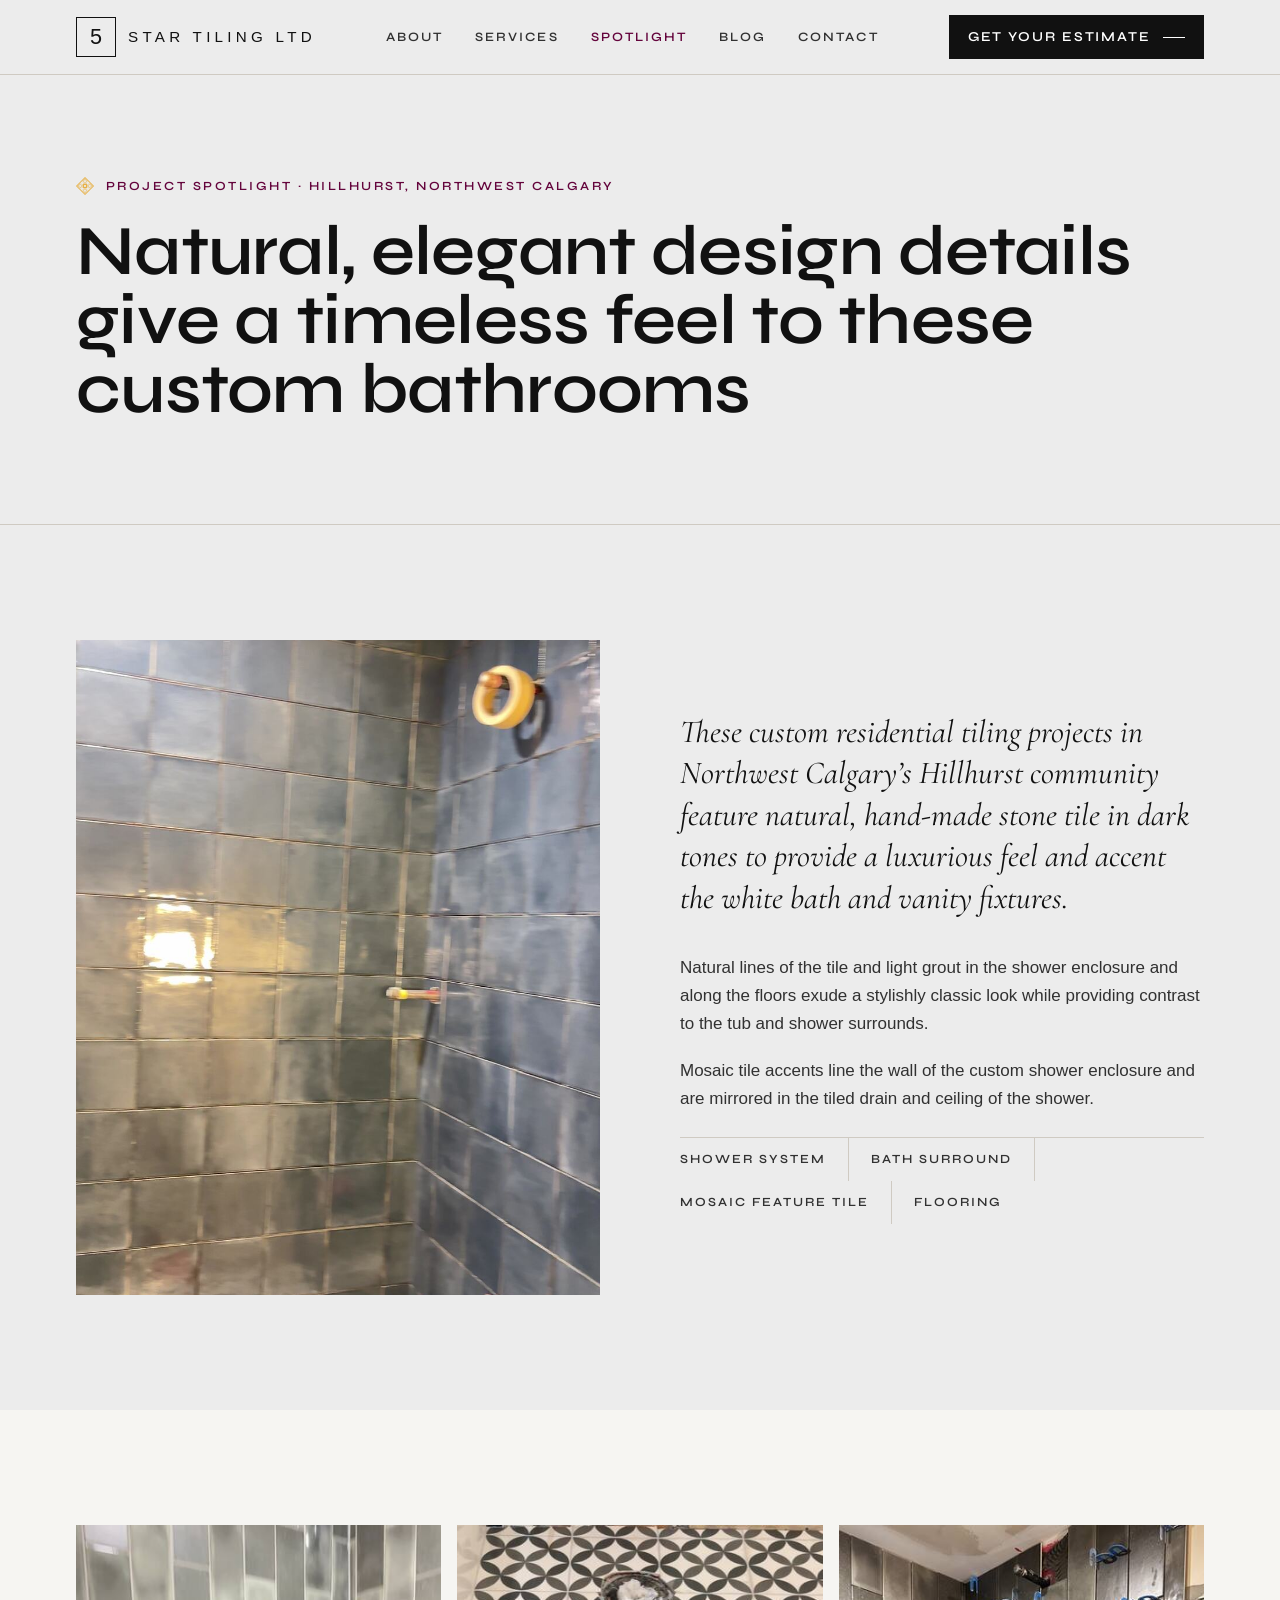
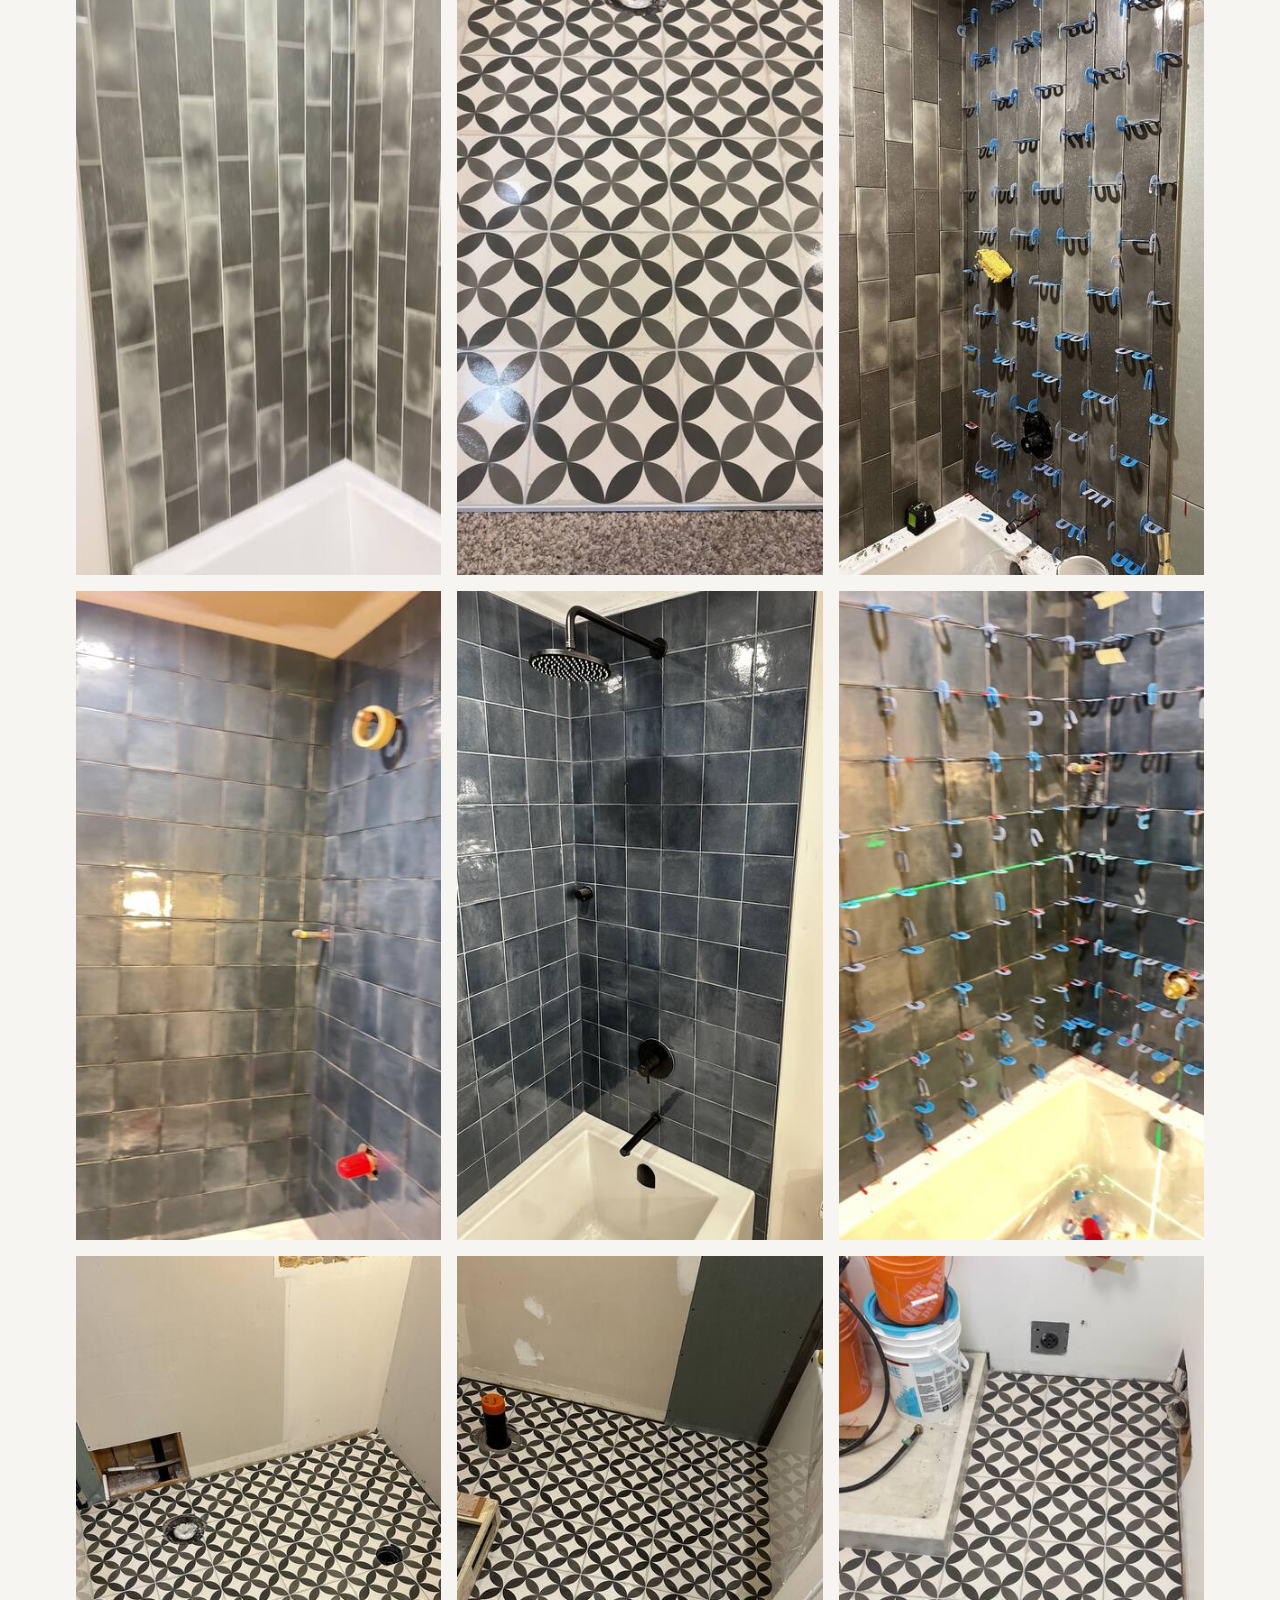
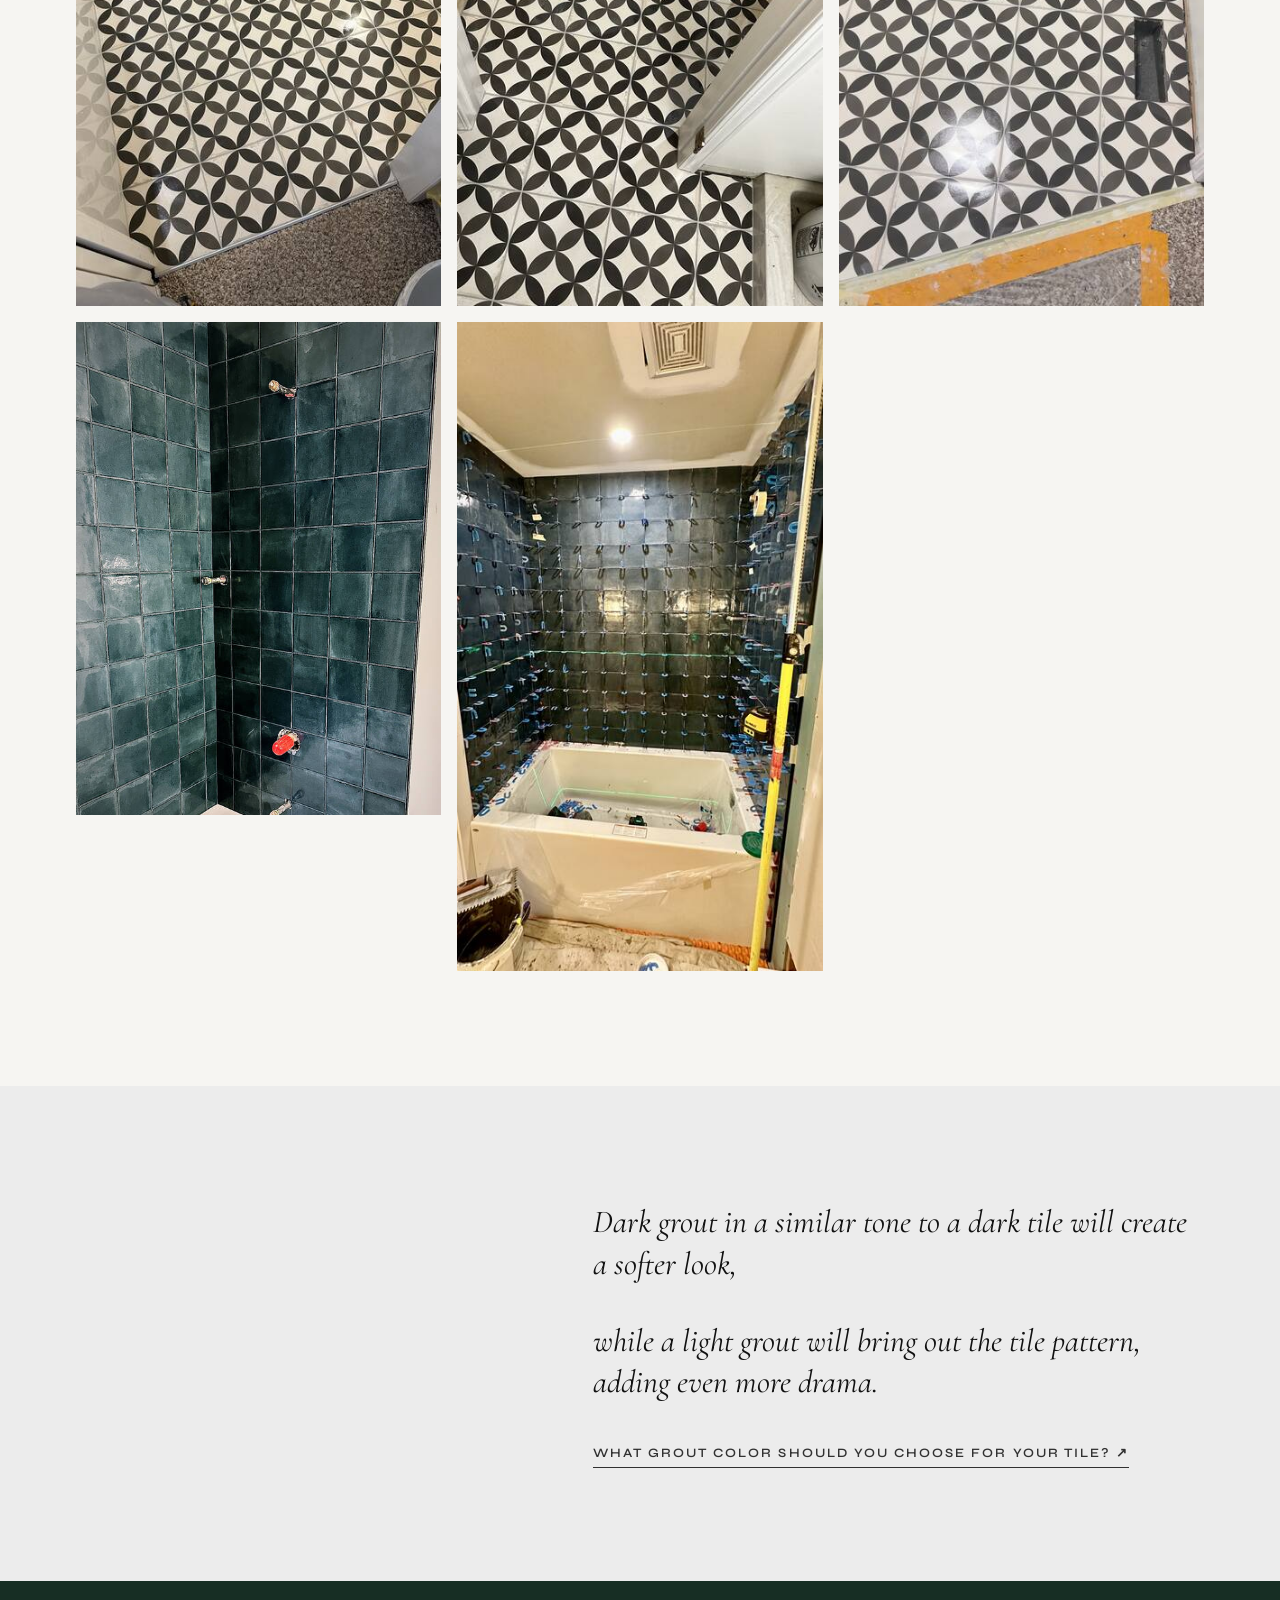
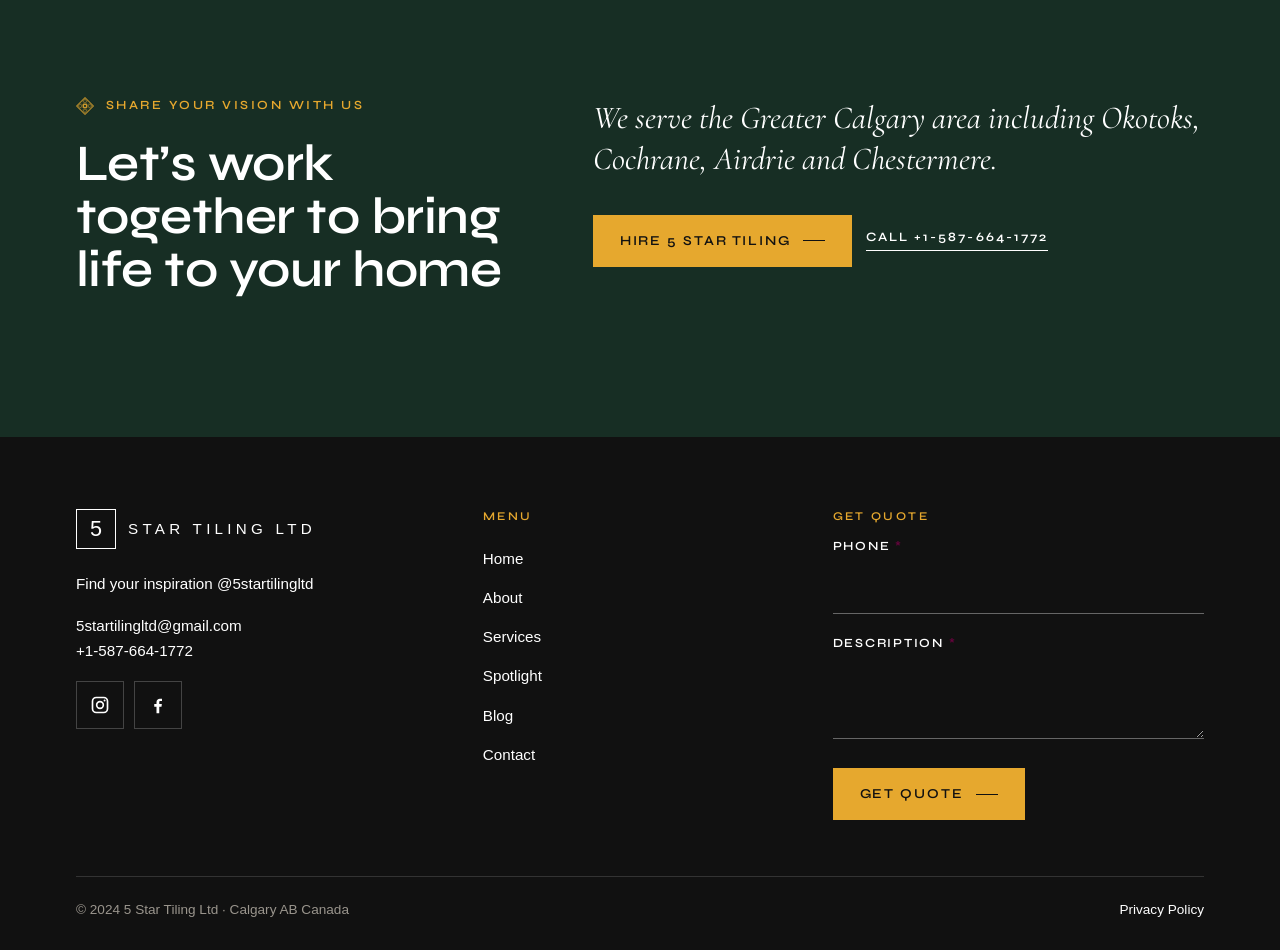
<file: spotlight.html>
<!doctype html>
<html lang="en-CA">
<head>
<meta charset="utf-8">
<meta name="viewport" content="width=device-width, initial-scale=1">
<meta name="robots" content="noindex">
<title>Project Spotlight: Hillhurst Bathrooms | 5 Star Tiling Ltd</title>
<meta name="description" content="Custom bathrooms in Calgary’s Hillhurst community featuring natural, hand-made stone tile in dark tones and mosaic accents.">
<meta name="theme-color" content="#ececec">
<link rel="icon" type="image/png" href="images/favicon.png">
<link rel="apple-touch-icon" href="images/apple-touch-icon.png">
<link rel="preload" href="fonts/syne.woff2" as="font" type="font/woff2" crossorigin>
<link rel="stylesheet" href="css/main.css">
</head>
<body>
<a class="skip" href="#main">Skip to content</a>
<header class="site-head">
  <div class="wrap head-in">
    <a class="logo" href="index.html" aria-label="5 Star Tiling Ltd, home"><span class="logo-5">5</span><span class="logo-name">Star Tiling Ltd</span></a>
    <nav class="nav" id="nav" aria-label="Main"><ul><li><a href="about.html">About</a></li><li class="has-sub"><a href="services.html">Services</a><ul class="sub"><li><a href="services.html#kitchens">Kitchen Tile</a></li><li><a href="services.html#bathrooms">Bathroom Tile</a></li><li><a href="services.html#interiors">Interior Tile</a></li><li><a href="services.html#commercial">Commercial Tile</a></li></ul></li><li><a href="spotlight.html" aria-current="page">Spotlight</a></li><li><a href="blog.html">Blog</a></li><li><a href="contact.html">Contact</a></li></ul></nav>
    <a class="btn head-cta" href="contact.html">Get Your Estimate</a>
    <button class="menu-btn" type="button" aria-controls="nav" aria-expanded="false" aria-label="Menu"><span></span></button>
  </div>
</header>
<main id="main">
<section class="page-head">
  <div class="wrap">
    <p class="kicker"><img src="images/ornament.png" width="64" height="64" alt="">Project spotlight · Hillhurst, Northwest Calgary</p>
    <h1>Natural, elegant design details give a timeless feel to these custom bathrooms</h1>
  </div>
</section>

<section class="section" aria-label="About the project">
  <div class="wrap feature">
    <figure><img src="images/hillhurst-shower-dark-tile.jpg" width="900" height="1600" alt="Shower enclosure in dark natural tile with light grout lines" loading="lazy" decoding="async" sizes="(min-width:900px) 50vw, 100vw"></figure>
    <div>
      <p class="lede">These custom residential tiling projects in Northwest Calgary’s Hillhurst community feature natural, hand-made stone tile in dark tones to provide a luxurious feel and accent the white bath and vanity fixtures.</p>
      <p>Natural lines of the tile and light grout in the shower enclosure and along the floors exude a stylishly classic look while providing contrast to the tub and shower surrounds.</p>
      <p>Mosaic tile accents line the wall of the custom shower enclosure and are mirrored in the tiled drain and ceiling of the shower.</p>
      <ul class="tags"><li>Shower system</li><li>Bath Surround</li><li>Mosaic Feature Tile</li><li>Flooring</li></ul>
    </div>
  </div>
</section>

<section class="section paper" aria-label="Project photos">
  <div class="wrap">
    <div class="gallery"><button type="button" data-full="images/hillhurst-bath-surround.jpg" aria-label="View larger photo"><img src="images/hillhurst-bath-surround-sm.jpg" width="405" height="720" alt="Bath surround in dark hand-made tile with a white tub" loading="lazy" decoding="async" sizes="(min-width:760px) 33vw, 50vw"></button><button type="button" data-full="images/hillhurst-shower-dark-tile.jpg" aria-label="View larger photo"><img src="images/hillhurst-shower-dark-tile-sm.jpg" width="405" height="720" alt="Shower enclosure in dark natural tile with light grout" loading="lazy" decoding="async" sizes="(min-width:760px) 33vw, 50vw"></button><button type="button" data-full="images/hillhurst-mosaic-floor.jpg" aria-label="View larger photo"><img src="images/hillhurst-mosaic-floor-sm.jpg" width="405" height="720" alt="Black and white mosaic floor tile" loading="lazy" decoding="async" sizes="(min-width:760px) 33vw, 50vw"></button><button type="button" data-full="images/hillhurst-shower-green-tile.jpg" aria-label="View larger photo"><img src="images/hillhurst-shower-green-tile-sm.jpg" width="533" height="720" alt="Shower wall in deep green hand-made tile" loading="lazy" decoding="async" sizes="(min-width:760px) 33vw, 50vw"></button><button type="button" data-full="images/hillhurst-mosaic-floor-2.jpg" aria-label="View larger photo"><img src="images/hillhurst-mosaic-floor-2-sm.jpg" width="405" height="720" alt="Mosaic feature tile on a bathroom floor" loading="lazy" decoding="async" sizes="(min-width:760px) 33vw, 50vw"></button><button type="button" data-full="images/hillhurst-tub-surround-blue.jpg" aria-label="View larger photo"><img src="images/hillhurst-tub-surround-blue-sm.jpg" width="405" height="720" alt="Blue glazed tile tub surround with black fixtures" loading="lazy" decoding="async" sizes="(min-width:760px) 33vw, 50vw"></button><button type="button" data-full="images/hillhurst-mosaic-floor-3.jpg" aria-label="View larger photo"><img src="images/hillhurst-mosaic-floor-3-sm.jpg" width="405" height="720" alt="Mosaic floor tile running to the bathroom door" loading="lazy" decoding="async" sizes="(min-width:760px) 33vw, 50vw"></button><button type="button" data-full="images/hillhurst-bath-surround-install.jpg" aria-label="View larger photo"><img src="images/hillhurst-bath-surround-install-sm.jpg" width="405" height="720" alt="Bath surround tile mid-installation with levelling clips" loading="lazy" decoding="async" sizes="(min-width:760px) 33vw, 50vw"></button><button type="button" data-full="images/hillhurst-shower-wall-install.jpg" aria-label="View larger photo"><img src="images/hillhurst-shower-wall-install-sm.jpg" width="405" height="720" alt="Shower wall tile set with levelling clips during installation" loading="lazy" decoding="async" sizes="(min-width:760px) 33vw, 50vw"></button><button type="button" data-full="images/hillhurst-shower-levelling.jpg" aria-label="View larger photo"><img src="images/hillhurst-shower-levelling-sm.jpg" width="405" height="720" alt="Shower tile with laser level lines during installation" loading="lazy" decoding="async" sizes="(min-width:760px) 33vw, 50vw"></button><button type="button" data-full="images/hillhurst-mosaic-floor-install.jpg" aria-label="View larger photo"><img src="images/hillhurst-mosaic-floor-install-sm.jpg" width="405" height="720" alt="Mosaic floor tile being installed" loading="lazy" decoding="async" sizes="(min-width:760px) 33vw, 50vw"></button></div>
  </div>
</section>

<section class="section" aria-label="Grout">
  <div class="wrap cols">
    <div></div>
    <div>
      <p class="lede">Dark grout in a similar tone to a dark tile will create a softer look,</p>
      <p class="lede">while a light grout will bring out the tile pattern, adding even more drama.</p>
      <a class="textlink" href="https://www.5startiling.com/post/what-grout-color-should-you-choose-for-your-tile" rel="noopener" target="_blank">What grout color should you choose for your tile? ↗</a>
    </div>
  </div>
</section>

<section class="cta" aria-labelledby="cta-h">
  <div class="wrap cols">
    <div><p class="kicker"><img src="images/ornament.png" width="64" height="64" alt="">Share your vision with us</p><h2 id="cta-h">Let’s work together to bring life to your home</h2></div>
    <div>
      <p class="lede">We serve the Greater Calgary area including Okotoks, Cochrane, Airdrie and Chestermere.</p>
      <p style="display:flex;flex-wrap:wrap;gap:14px;align-items:center"><a class="btn" href="contact.html">Hire 5 Star Tiling</a> <a class="textlink" href="tel:+15876641772" style="color:#fff">Call +1-587-664-1772</a></p>
    </div>
  </div>
</section>
<dialog class="lightbox" aria-label="Photo viewer">
  <div class="lb-stage"><img alt=""></div>
  <p class="lb-count"></p>
  <button class="lb-btn lb-close" type="button" aria-label="Close">✕</button>
  <button class="lb-btn lb-prev" type="button" aria-label="Previous photo">←</button>
  <button class="lb-btn lb-next" type="button" aria-label="Next photo">→</button>
</dialog>
</main>
<footer class="site-foot">
  <div class="wrap">
    <div class="foot-grid">
      <div>
        <a class="logo" href="index.html" aria-label="5 Star Tiling Ltd, home"><span class="logo-5">5</span><span class="logo-name">Star Tiling Ltd</span></a>
        <p style="margin-top:22px"><a href="https://www.instagram.com/5startilingltd" rel="noopener" target="_blank">Find your inspiration @5startilingltd</a></p>
        <p><a href="mailto:5startilingltd@gmail.com">5startilingltd@gmail.com</a><br><a href="tel:+15876641772">+1-587-664-1772</a></p>
        <div class="socials">
          <a href="https://www.instagram.com/5startilingltd" rel="noopener" target="_blank" aria-label="Instagram"><svg viewBox="0 0 24 24" fill="currentColor" aria-hidden="true"><path d="M12 7a5 5 0 1 1 0 10 5 5 0 0 1 0-10zm0 2a3 3 0 1 0 0 6 3 3 0 0 0 0-6zm5.5-3.5a1.2 1.2 0 1 1 0 2.4 1.2 1.2 0 0 1 0-2.4zM7.5 2h9A5.5 5.5 0 0 1 22 7.5v9a5.5 5.5 0 0 1-5.5 5.5h-9A5.5 5.5 0 0 1 2 16.5v-9A5.5 5.5 0 0 1 7.5 2zm0 2A3.5 3.5 0 0 0 4 7.5v9A3.5 3.5 0 0 0 7.5 20h9a3.5 3.5 0 0 0 3.5-3.5v-9A3.5 3.5 0 0 0 16.5 4h-9z"/></svg></a>
          <a href="https://www.facebook.com/5startilingltd/" rel="noopener" target="_blank" aria-label="Facebook"><svg viewBox="0 0 24 24" fill="currentColor" aria-hidden="true"><path d="M13.5 22v-8h2.7l.4-3.2h-3.1V8.8c0-.9.3-1.5 1.6-1.5h1.7V4.5c-.3 0-1.3-.1-2.5-.1-2.4 0-4.1 1.5-4.1 4.2v2.3H7.5V14h2.7v8h3.3z"/></svg></a>
        </div>
      </div>
      <div>
        <p class="foot-h">Menu</p>
        <ul><li><a href="index.html">Home</a></li><li><a href="about.html">About</a></li><li><a href="services.html">Services</a></li><li><a href="spotlight.html">Spotlight</a></li><li><a href="blog.html">Blog</a></li><li><a href="contact.html">Contact</a></li></ul>
      </div>
      <div>
        <p class="foot-h">Get Quote</p>
        <form class="form" action="mailto:5startilingltd@gmail.com?subject=Quote%20request" method="post" enctype="text/plain">
          <div class="field"><label for="q-phone">Phone <span class="req" aria-hidden="true">*</span></label><input id="q-phone" name="Phone" type="tel" autocomplete="tel" required></div>
          <div class="field"><label for="q-desc">Description <span class="req" aria-hidden="true">*</span></label><textarea id="q-desc" name="Description" required></textarea></div>
          <div><button class="btn" type="submit">Get Quote</button></div>
        </form>
      </div>
    </div>
    <div class="foot-base">
      <span>&copy; 2024 5 Star Tiling Ltd · Calgary AB Canada</span>
      <a href="https://www.5startiling.com/privacy-policy" rel="noopener">Privacy Policy</a>
    </div>
  </div>
</footer>
<nav class="callbar" aria-label="Quick contact">
  <a href="tel:+15876641772"><svg viewBox="0 0 24 24" fill="currentColor" aria-hidden="true"><path d="M6.6 10.8a15.1 15.1 0 0 0 6.6 6.6l2.2-2.2c.3-.3.7-.4 1-.2 1.1.4 2.3.6 3.6.6.6 0 1 .4 1 1V20c0 .6-.4 1-1 1A17 17 0 0 1 3 4c0-.6.4-1 1-1h3.5c.6 0 1 .4 1 1 0 1.3.2 2.5.6 3.6.1.3 0 .7-.2 1l-2.3 2.2z"/></svg>Call</a>
  <a href="contact.html">Get Estimate</a>
</nav>
<script src="js/main.js" defer></script>
</body>
</html>
</file>
<file: css/main.css>
/* 5 Star Tiling Ltd — preview site
   Brand values read from 5startiling.com: Syne / Cormorant Garamond / Helvetica,
   gold #E6A82E, plum #64043C, charcoal #313131, grey #ECECEC, green #172E24. */

/* Syne + Cormorant Garamond (Google Fonts, SIL OFL), latin subset, self-hosted */
@font-face { font-family: "Syne"; font-style: normal; font-weight: 400 800; font-display: swap; src: url(../fonts/syne.woff2) format("woff2"); }
@font-face { font-family: "Cormorant Garamond"; font-style: normal; font-weight: 500; font-display: swap; src: url(../fonts/cormorant-garamond-500.woff2) format("woff2"); }
@font-face { font-family: "Cormorant Garamond"; font-style: italic; font-weight: 300 700; font-display: swap; src: url(../fonts/cormorant-garamond-italic.woff2) format("woff2"); }

:root {
  --gold: #e6a82e;
  --plum: #64043c;
  --charcoal: #313131;
  --ink: #111;
  --grey: #ececec;
  --paper: #f6f5f2;
  --green: #172e24;
  --rule: #cfcac2;
  --muted: #5e5e5e;
  --display: "Syne", "Helvetica Neue", Helvetica, Arial, sans-serif;
  --serif: "Cormorant Garamond", Georgia, "Times New Roman", serif;
  --sans: "Helvetica Neue", Helvetica, Arial, sans-serif;
  --wrap: 1240px;
  --gut: clamp(20px, 5vw, 56px);
}

*, *::before, *::after { box-sizing: border-box; }
html { -webkit-text-size-adjust: 100%; }
body {
  margin: 0; background: var(--grey); color: var(--charcoal);
  font: 400 1.0625rem/1.65 var(--sans);
  padding-bottom: 72px;
}
@media (min-width: 960px) { body { padding-bottom: 0; } }
img { display: block; max-width: 100%; height: auto; }
a { color: inherit; text-decoration-thickness: 1px; text-underline-offset: .2em; }
a:hover { color: var(--plum); }
:focus-visible { outline: 2px solid var(--plum); outline-offset: 3px; }
.dark :focus-visible, .site-foot :focus-visible, .callbar :focus-visible { outline-color: var(--gold); }
p { margin: 0 0 1.1em; }
h1, h2, h3 { font-family: var(--display); font-weight: 600; color: var(--ink); margin: 0 0 .5em; letter-spacing: -.01em; }
h1 { font-size: clamp(2.6rem, 8vw, 5.4rem); line-height: .98; }
h2 { font-size: clamp(1.9rem, 4.6vw, 3.2rem); line-height: 1.04; }
h3 { font-size: 1.35rem; line-height: 1.15; }
.wrap { max-width: var(--wrap); margin: 0 auto; padding: 0 var(--gut); }
.skip { position: absolute; left: -999px; top: 8px; z-index: 99; background: var(--ink); color: #fff; padding: 10px 16px; }
.skip:focus { left: 8px; }

/* small caps label with their ornament */
.kicker {
  display: flex; align-items: center; gap: 12px; margin: 0 0 22px;
  font: 600 .78rem/1.2 var(--display); letter-spacing: .2em; text-transform: uppercase; color: var(--plum);
}
.kicker img { width: 18px; height: 18px; }
.serif { font-family: var(--serif); font-style: italic; font-weight: 400; }
.lede { font-family: var(--serif); font-style: italic; font-size: clamp(1.45rem, 3vw, 2rem); line-height: 1.3; color: var(--ink); }
.muted { color: var(--muted); }

/* buttons: rectangular, hairline */
.btn {
  display: inline-flex; align-items: center; gap: 12px; min-height: 52px; padding: 0 26px;
  font: 600 .85rem/1 var(--display); letter-spacing: .14em; text-transform: uppercase; text-decoration: none;
  border: 1px solid var(--ink); background: var(--ink); color: #fff; transition: background .2s, color .2s;
}
.btn:hover { background: transparent; color: var(--ink); }
.btn::after { content: ""; width: 22px; height: 1px; background: currentColor; transition: width .2s; }
.btn:hover::after { width: 34px; }
.btn.line { background: transparent; color: var(--ink); }
.btn.line:hover { background: var(--ink); color: #fff; }
.dark .btn { background: var(--gold); border-color: var(--gold); color: var(--ink); }
.dark .btn:hover { background: transparent; color: var(--gold); }
.textlink { font: 600 .8rem/1 var(--display); letter-spacing: .16em; text-transform: uppercase; text-decoration: none; border-bottom: 1px solid currentColor; padding-bottom: 6px; }

/* ---------- header ---------- */
.site-head { position: sticky; top: 0; z-index: 40; background: var(--grey); border-bottom: 1px solid var(--rule); }
.head-in { display: flex; align-items: center; justify-content: space-between; gap: 24px; min-height: 74px; }
.logo { display: inline-flex; align-items: center; gap: 12px; text-decoration: none; color: var(--ink); }
.logo-5 {
  display: grid; place-items: center; width: 40px; height: 40px; border: 1px solid var(--ink);
  font: 400 1.35rem/1 var(--sans);
}
.logo-name { font: 400 .95rem/1.1 var(--sans); letter-spacing: .28em; text-transform: uppercase; }
.nav { display: none; }
.nav > ul { list-style: none; margin: 0; padding: 0; display: flex; align-items: center; gap: 4px; }
.nav a { display: block; padding: 12px 14px; font: 600 .8rem/1 var(--display); letter-spacing: .16em; text-transform: uppercase; text-decoration: none; }
.nav a[aria-current="page"] { color: var(--plum); }
.nav .has-sub { position: relative; }
.nav .sub { list-style: none; margin: 0; padding: 10px 0; position: absolute; left: 0; top: 100%; min-width: 220px; background: var(--paper); border: 1px solid var(--rule); display: none; }
.nav .has-sub:hover .sub, .nav .has-sub:focus-within .sub { display: block; }
.nav .sub a { padding: 11px 18px; letter-spacing: .1em; }
.head-cta { display: none; }
.menu-btn { width: 48px; height: 48px; display: grid; place-items: center; background: none; border: 1px solid var(--ink); color: var(--ink); cursor: pointer; }
.menu-btn span { display: block; width: 20px; height: 1px; background: currentColor; box-shadow: 0 -6px 0 currentColor, 0 6px 0 currentColor; }
.menu-open .menu-btn span { box-shadow: none; transform: rotate(45deg); }
.menu-open .menu-btn span::after { content: ""; display: block; width: 20px; height: 1px; background: currentColor; transform: rotate(-90deg); }
@media (max-width: 959px) {
  .menu-open { overflow: hidden; }
  .menu-open .nav { display: block; position: fixed; inset: 75px 0 0; background: var(--grey); overflow-y: auto; padding: 12px var(--gut) 120px; }
  .menu-open .nav > ul { flex-direction: column; align-items: stretch; gap: 0; }
  .menu-open .nav > ul > li { border-bottom: 1px solid var(--rule); }
  .menu-open .nav a { font-size: 1.35rem; padding: 18px 0; letter-spacing: .06em; }
  .menu-open .nav .sub { display: block; position: static; background: none; border: 0; padding: 0 0 12px 16px; }
  .menu-open .nav .sub a { font-size: 1rem; padding: 12px 0; }
}
@media (min-width: 960px) {
  .nav { display: block; }
  .menu-btn { display: none; }
  .head-cta { display: inline-flex; min-height: 44px; padding: 0 18px; }
}

/* ---------- mobile call bar ---------- */
.callbar { position: fixed; z-index: 50; left: 0; right: 0; bottom: 0; display: grid; grid-template-columns: 1fr 1fr; background: var(--ink); padding-bottom: env(safe-area-inset-bottom); }
.callbar a { min-height: 60px; display: flex; align-items: center; justify-content: center; gap: 10px; text-decoration: none; font: 600 .82rem/1 var(--display); letter-spacing: .14em; text-transform: uppercase; color: #fff; }
.callbar a:first-child { background: var(--gold); color: var(--ink); }
.callbar svg { width: 18px; height: 18px; }
@media (min-width: 960px) { .callbar { display: none; } }

/* ---------- hero (asymmetric) ---------- */
.hero { padding: clamp(40px, 7vw, 96px) 0 clamp(56px, 8vw, 120px); }
.hero-grid { display: grid; gap: 40px; }
.hero-copy .kicker { margin-bottom: 28px; }
.hero h1 { margin-bottom: .3em; }
.hero .lede { max-width: 18em; margin-bottom: 1.6em; }
.hero-photos { position: relative; }
.hero-photos .main { width: 82%; margin-left: auto; aspect-ratio: 4 / 5; object-fit: cover; }
.hero-photos .inset { position: absolute; left: 0; bottom: -40px; width: 44%; aspect-ratio: 3 / 4; object-fit: cover; border: 10px solid var(--grey); }
.hero-photos figcaption { position: absolute; right: 0; bottom: -34px; font: italic 400 1rem/1.3 var(--serif); color: var(--muted); max-width: 46%; text-align: right; }
@media (min-width: 900px) {
  .hero-grid { grid-template-columns: 1fr 1.05fr; align-items: center; gap: 64px; }
  .hero-photos .inset { left: -48px; }
}

/* ---------- intro statement ---------- */
.statement { padding: clamp(56px, 8vw, 110px) 0; border-top: 1px solid var(--rule); }
.statement p { font: italic 400 clamp(1.6rem, 4vw, 2.7rem)/1.22 var(--serif); color: var(--ink); max-width: 22em; margin: 0; }
.statement p::before { content: "✥ "; color: var(--gold); font-style: normal; }

/* ---------- two column text ---------- */
.cols { display: grid; gap: 32px; }
@media (min-width: 900px) { .cols { grid-template-columns: 5fr 7fr; gap: 80px; } }
.section { padding: clamp(64px, 9vw, 128px) 0; }
.section.paper { background: var(--paper); }
.rule-top { border-top: 1px solid var(--rule); }

/* ---------- services list ---------- */
.svc { list-style: none; margin: 0; padding: 0; border-top: 1px solid var(--ink); }
.svc li { border-bottom: 1px solid var(--rule); }
.svc a { display: grid; grid-template-columns: 56px 1fr; gap: 6px 20px; padding: 28px 0; text-decoration: none; }
.svc .no { font: 600 .8rem/1.9 var(--display); letter-spacing: .14em; color: var(--plum); }
.svc h3 { margin: 0; font-size: clamp(1.4rem, 3vw, 2rem); }
.svc p { grid-column: 2; margin: 6px 0 0; max-width: 40em; }
.svc a:hover h3 { color: var(--plum); }
.svc a:hover h3::after { content: " →"; }
@media (min-width: 900px) { .svc a { grid-template-columns: 80px 1fr 1.4fr; align-items: baseline; } .svc p { grid-column: 3; margin: 0; } }

/* ---------- dark band ---------- */
.dark { background: var(--charcoal); color: #e9e6e0; }
.dark h2, .dark h3 { color: #fff; }
.dark .kicker { color: var(--gold); }
.dark .lede { color: #fff; }
.dark a:hover { color: var(--gold); }

/* values row */
.values { list-style: none; margin: 40px 0 0; padding: 0; display: grid; grid-template-columns: 1fr 1fr; border-top: 1px solid rgba(255,255,255,.2); }
.values li { padding: 22px 16px 22px 0; border-bottom: 1px solid rgba(255,255,255,.2); font: 600 .95rem/1.3 var(--display); letter-spacing: .04em; color: #fff; }
.values li::before { content: "✥"; display: block; color: var(--gold); margin-bottom: 10px; }
@media (min-width: 900px) { .values { grid-template-columns: repeat(4, 1fr); } .values li { border-bottom: 0; border-right: 1px solid rgba(255,255,255,.2); padding-left: 22px; } .values li:first-child { padding-left: 0; } .values li:last-child { border-right: 0; } }

/* ---------- reviews ---------- */
.reviews { display: grid; gap: 0; border-top: 1px solid var(--ink); }
@media (min-width: 760px) { .reviews { grid-template-columns: 1fr 1fr; column-gap: 56px; } }
@media (min-width: 1100px) { .reviews { grid-template-columns: repeat(3, 1fr); } }
.review { padding: 32px 0; border-bottom: 1px solid var(--rule); margin: 0; }
.review blockquote { margin: 0 0 18px; }
.review blockquote p { font-size: 1rem; }
.review .title { font: italic 500 1.5rem/1.2 var(--serif); color: var(--ink); margin-bottom: .5em; }
.review figcaption { font: 600 .78rem/1.2 var(--display); letter-spacing: .16em; text-transform: uppercase; }
.review figcaption a { text-decoration: none; }
.review figcaption a:hover { text-decoration: underline; }
.review figcaption span { display: block; margin-top: 6px; font: 400 .85rem/1.2 var(--sans); letter-spacing: 0; text-transform: none; color: var(--muted); }

/* ---------- awards ---------- */
.awards { display: flex; flex-wrap: wrap; align-items: center; gap: 28px 40px; margin-top: 40px; padding-top: 36px; border-top: 1px solid var(--rule); }
.awards a { display: block; }
.awards img { height: 92px; width: auto; }
.awards .wide img { height: 44px; }
.awards a:hover img { opacity: .8; }

/* ---------- photo mosaics ---------- */
.mosaic { display: grid; grid-template-columns: repeat(6, 1fr); gap: 10px; }
.mosaic > * { grid-column: span 3; }
.mosaic img { width: 100%; height: 100%; object-fit: cover; }
@media (min-width: 900px) {
  .mosaic { gap: 16px; grid-auto-rows: 120px; }
  .mosaic .a { grid-column: 1 / 4; grid-row: span 4; }
  .mosaic .b { grid-column: 4 / 7; grid-row: span 2; }
  .mosaic .c { grid-column: 4 / 6; grid-row: span 3; }
  .mosaic .d { grid-column: 6 / 7; grid-row: span 2; }
  .mosaic .e { grid-column: 1 / 3; grid-row: span 3; }
  .mosaic .f { grid-column: 3 / 4; grid-row: span 2; }
}
@media (max-width: 899px) { .mosaic > * { aspect-ratio: 3 / 4; } .mosaic .a { grid-column: span 6; aspect-ratio: 4 / 5; } }

.gallery { columns: 2; column-gap: 10px; }
@media (min-width: 760px) { .gallery { columns: 3; column-gap: 16px; } }
.gallery button { display: block; width: 100%; padding: 0; margin: 0 0 10px; border: 0; background: none; cursor: zoom-in; break-inside: avoid; }
@media (min-width: 760px) { .gallery button { margin-bottom: 16px; } }
.gallery img { width: 100%; transition: opacity .2s; }
.gallery button:hover img { opacity: .88; }

/* photo pair */
.pair { display: grid; grid-template-columns: 1.2fr 1fr; gap: 12px; align-items: end; }
.pair img { width: 100%; aspect-ratio: 4 / 5; object-fit: cover; }
.pair img:last-child { aspect-ratio: 3 / 4; margin-bottom: -28px; }

/* split feature */
.feature { display: grid; gap: 32px; align-items: start; }
.feature figure { margin: 0; }
.feature figcaption { margin-top: 10px; font: italic 400 1rem/1.35 var(--serif); color: var(--muted); }
@media (min-width: 900px) { .feature { grid-template-columns: 1fr 1fr; gap: 80px; align-items: center; } .feature.flip > figure { order: 2; } }
.feature figure img { width: 100%; aspect-ratio: 4 / 5; object-fit: cover; }

/* ---------- process ---------- */
.phase { display: grid; gap: 8px; padding-top: 28px; border-top: 1px solid var(--ink); margin-top: 40px; }
.phase h3 { font-family: var(--serif); font-style: italic; font-weight: 500; font-size: 1.7rem; }
.steps { list-style: none; margin: 0; padding: 0; display: grid; gap: 0; }
@media (min-width: 760px) { .phase { grid-template-columns: 1fr 3fr; gap: 40px; } .steps { grid-template-columns: repeat(3, 1fr); gap: 32px; } }
.steps li { padding: 18px 0 22px; border-bottom: 1px solid var(--rule); }
@media (min-width: 760px) { .steps li { border-bottom: 0; padding: 0; } }
.steps b { display: block; font: 600 .8rem/1 var(--display); letter-spacing: .16em; color: var(--plum); margin-bottom: 12px; }
.steps strong { font-family: var(--display); font-weight: 600; color: var(--ink); }

/* spotlight labels */
.tags { list-style: none; margin: 24px 0 0; padding: 0; display: flex; flex-wrap: wrap; gap: 0; border-top: 1px solid var(--rule); }
.tags li { padding: 14px 22px 14px 0; margin-right: 22px; font: 600 .78rem/1.2 var(--display); letter-spacing: .16em; text-transform: uppercase; border-right: 1px solid var(--rule); }
.tags li:last-child { border-right: 0; }

/* blog index */
.posts { list-style: none; margin: 0; padding: 0; border-top: 1px solid var(--ink); }
.posts a { display: grid; grid-template-columns: 1fr; gap: 6px; padding: 22px 0; border-bottom: 1px solid var(--rule); text-decoration: none; }
.posts time { font: 600 .74rem/1.2 var(--display); letter-spacing: .16em; text-transform: uppercase; color: var(--muted); }
.posts span { font: 600 1.15rem/1.3 var(--display); color: var(--ink); }
.posts a:hover span { color: var(--plum); }
@media (min-width: 760px) { .posts a { grid-template-columns: 160px 1fr auto; align-items: baseline; gap: 24px; } .posts a::after { content: "↗"; color: var(--plum); } }

/* ---------- forms ---------- */
.form { display: grid; gap: 22px; }
.field label, .field legend { display: block; margin-bottom: 8px; font: 600 .78rem/1.2 var(--display); letter-spacing: .14em; text-transform: uppercase; color: var(--ink); }
.field legend { padding: 0; }
.field input[type=text], .field input[type=email], .field input[type=tel], .field textarea {
  width: 100%; min-height: 52px; padding: 12px 0; font: 400 1.05rem/1.4 var(--sans); color: var(--ink);
  background: transparent; border: 0; border-bottom: 1px solid var(--ink); border-radius: 0;
}
.field textarea { min-height: 120px; resize: vertical; }
.field input:focus, .field textarea:focus { outline: none; border-bottom: 2px solid var(--plum); }
fieldset.field { border: 0; margin: 0; padding: 0; }
.checks { display: flex; flex-wrap: wrap; gap: 10px; }
.checks label { display: inline-flex; align-items: center; gap: 10px; min-height: 48px; padding: 0 16px; border: 1px solid var(--rule); background: var(--paper); font: 400 1rem/1 var(--sans); letter-spacing: 0; text-transform: none; cursor: pointer; margin: 0; }
.checks input { width: 18px; height: 18px; accent-color: var(--plum); }
.req { color: var(--plum); }
.dark .field label { color: #fff; }
.dark .field input, .dark .field textarea { color: #fff; border-bottom-color: rgba(255,255,255,.6); }
.dark .field input:focus, .dark .field textarea:focus { border-bottom-color: var(--gold); }
.form-note { font-size: .9rem; color: var(--muted); margin: 0; }
.dark .form-note { color: #bdb8b0; }

/* ---------- page head ---------- */
.page-head { padding: clamp(48px, 8vw, 104px) 0 clamp(36px, 5vw, 64px); border-bottom: 1px solid var(--rule); }
.page-head h1 { font-size: clamp(2.3rem, 6.5vw, 4.4rem); max-width: 15em; }
.page-head .lede { max-width: 28em; margin: 0; }

/* ---------- CTA band ---------- */
.cta { background: var(--green); color: #e8ece9; padding: clamp(64px, 9vw, 120px) 0; }
.cta h2 { color: #fff; max-width: 14em; }
.cta .lede { color: #fff; }
.cta .kicker { color: var(--gold); }
.cta .btn { background: var(--gold); border-color: var(--gold); color: var(--ink); }
.cta .btn:hover { background: transparent; color: var(--gold); }
.cta :focus-visible { outline-color: var(--gold); }

/* ---------- footer ---------- */
.site-foot { background: var(--ink); color: #cfcac2; padding: 72px 0 calc(28px); font-size: .95rem; }
.site-foot a { color: #fff; text-decoration: none; }
.site-foot a:hover { color: var(--gold); }
.foot-grid { display: grid; gap: 40px; }
@media (min-width: 900px) { .foot-grid { grid-template-columns: 1.2fr 1fr 1.3fr; gap: 64px; } }
.site-foot .logo { color: #fff; }
.site-foot .logo-5 { border-color: #fff; }
.foot-h { font: 600 .74rem/1.2 var(--display); letter-spacing: .2em; text-transform: uppercase; color: var(--gold); margin: 0 0 16px; }
.site-foot ul { list-style: none; margin: 0; padding: 0; }
.site-foot li a { display: inline-block; padding: 7px 0; }
.foot-base { margin-top: 56px; padding-top: 22px; border-top: 1px solid #333; display: flex; flex-wrap: wrap; justify-content: space-between; gap: 10px 24px; font-size: .85rem; color: #9a958d; }
.socials { display: flex; gap: 10px; margin-top: 18px; }
.socials a { width: 48px; height: 48px; display: grid; place-items: center; border: 1px solid #444; }
.socials a:hover { border-color: var(--gold); }
.socials svg { width: 20px; height: 20px; }
.site-foot .field label { color: #fff; }
.site-foot .field input, .site-foot .field textarea { color: #fff; border-bottom-color: #666; }
.site-foot .field textarea { min-height: 80px; }
.site-foot .btn { background: var(--gold); border-color: var(--gold); color: var(--ink); }
.site-foot .btn:hover { background: transparent; color: var(--gold); }
.site-foot :focus-visible { outline-color: var(--gold); }

/* ---------- lightbox ---------- */
.lightbox { border: 0; padding: 0; margin: 0; width: 100vw; height: 100vh; max-width: 100vw; max-height: 100vh; background: rgba(17,17,17,.97); }
.lightbox::backdrop { background: rgba(0,0,0,.8); }
.lb-stage { position: absolute; inset: 0; display: flex; align-items: center; justify-content: center; padding: 60px 12px 80px; }
.lb-stage img { max-width: 100%; max-height: calc(100vh - 140px); object-fit: contain; }
.lb-btn { position: absolute; width: 52px; height: 52px; display: grid; place-items: center; background: none; color: #fff; border: 1px solid rgba(255,255,255,.4); cursor: pointer; font: 400 1.4rem/1 var(--sans); }
.lb-btn:hover { border-color: var(--gold); color: var(--gold); }
.lb-close { top: 12px; right: 12px; }
.lb-prev { left: 12px; top: 50%; transform: translateY(-50%); }
.lb-next { right: 12px; top: 50%; transform: translateY(-50%); }
@media (max-width: 699px) { .lb-prev, .lb-next { top: auto; bottom: 14px; transform: none; } .lb-prev { left: calc(50% - 62px); } .lb-next { right: calc(50% - 62px); } }
.lb-count { position: absolute; bottom: 30px; left: 0; right: 0; text-align: center; color: #bbb; font: 600 .75rem/1 var(--display); letter-spacing: .2em; pointer-events: none; }
@media (max-width: 699px) { .lb-count { bottom: 82px; } }
</file>
